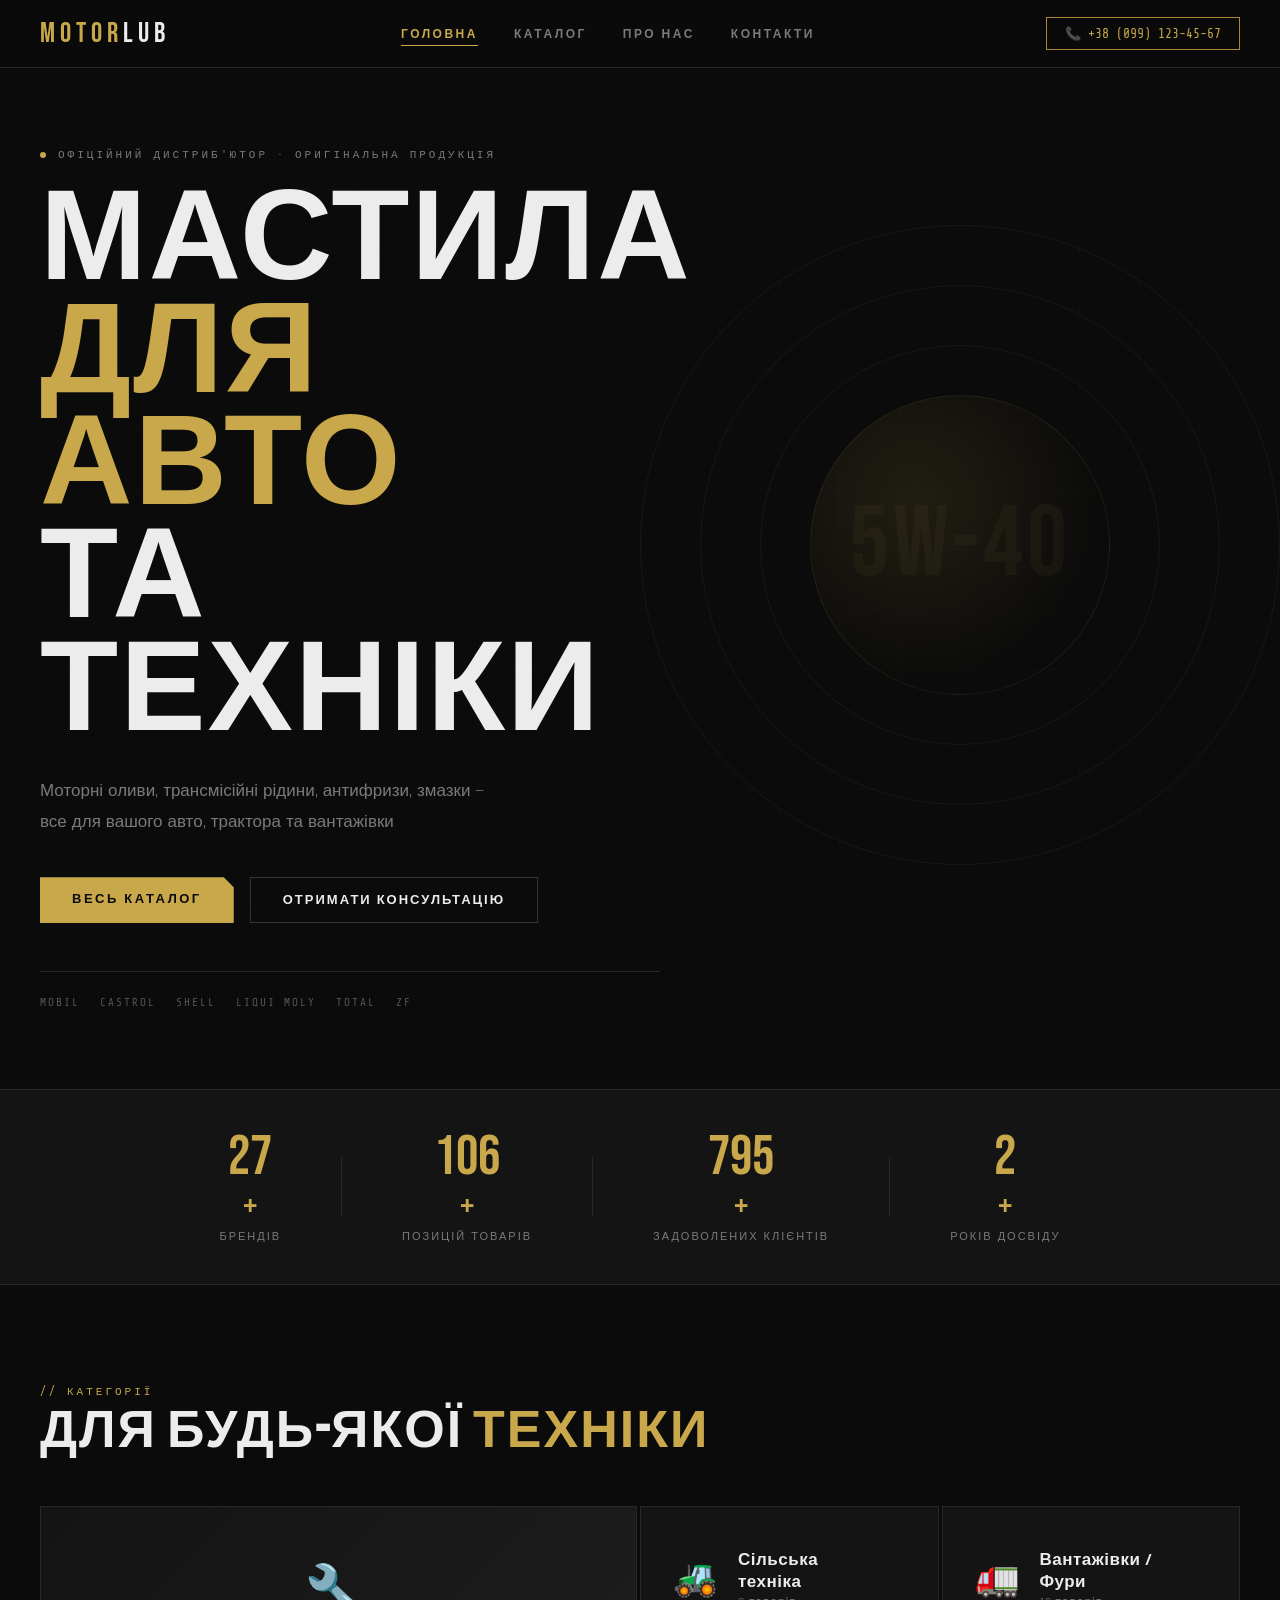
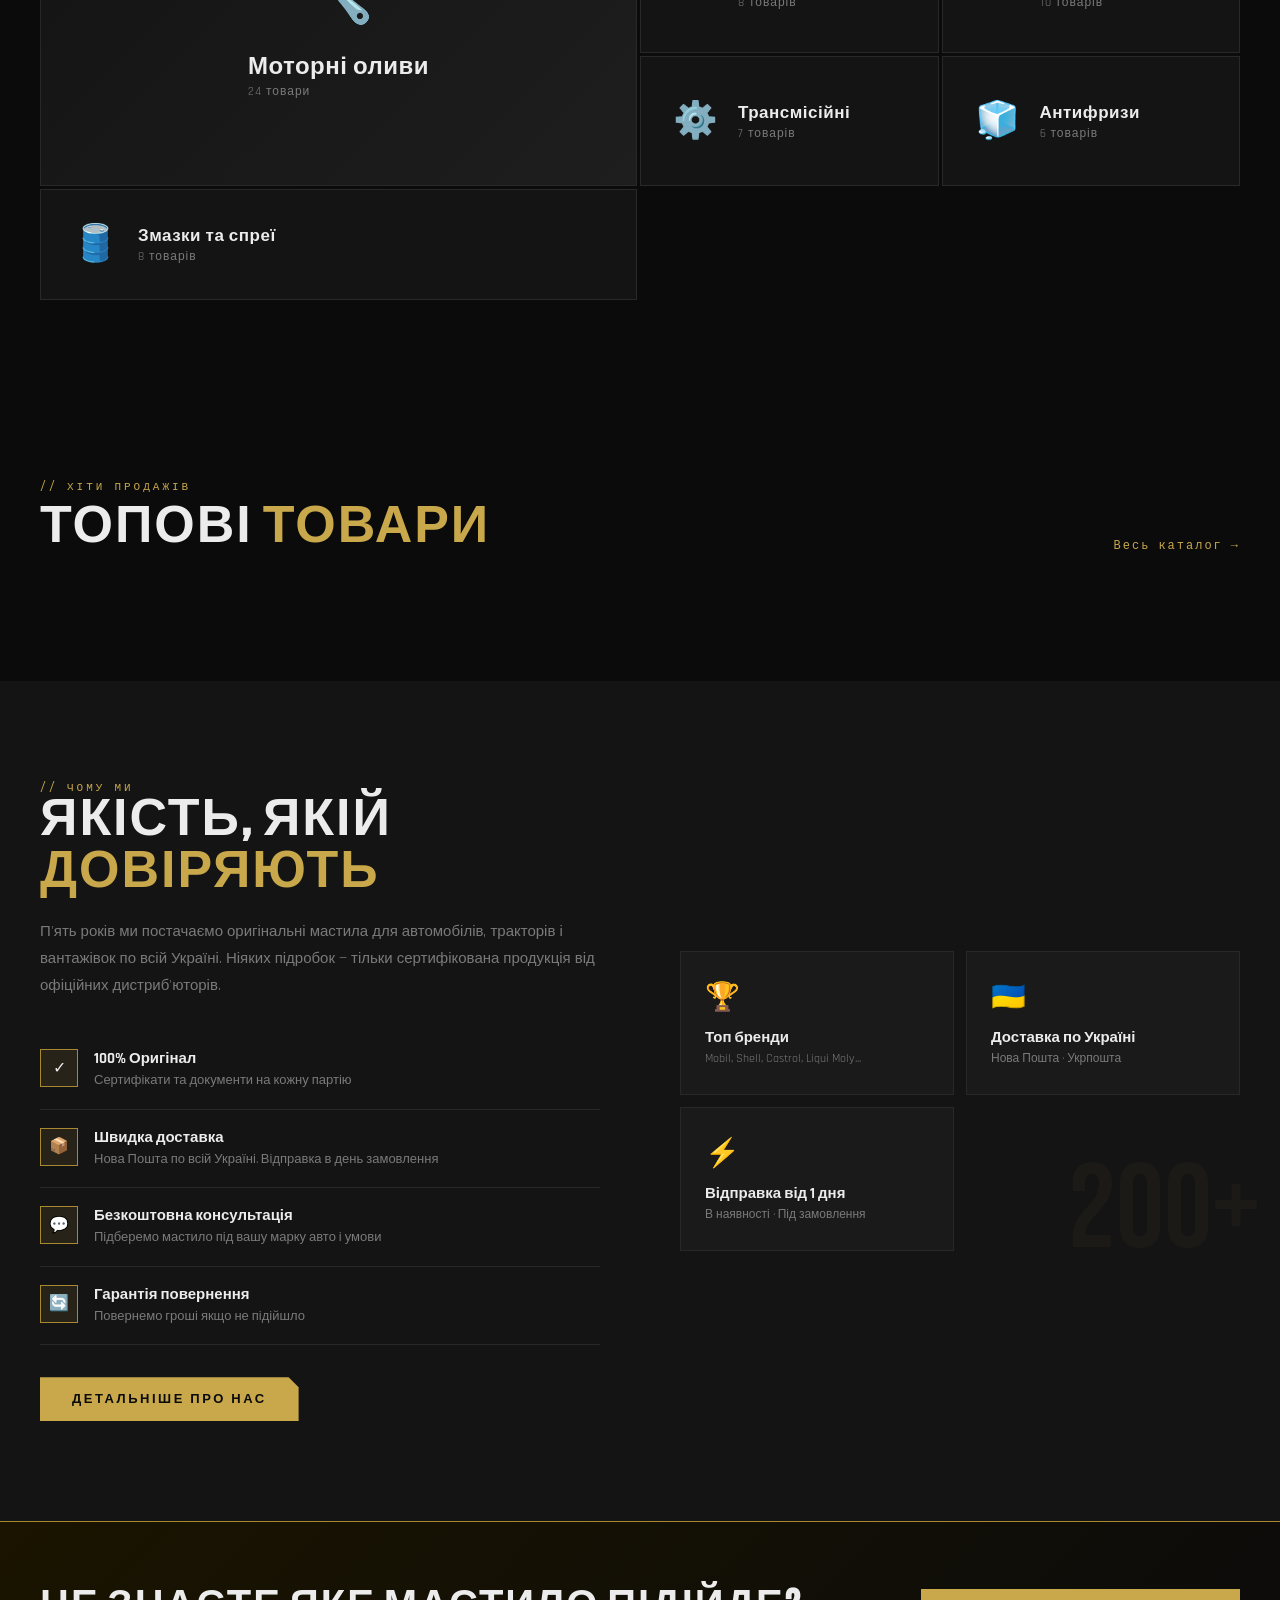
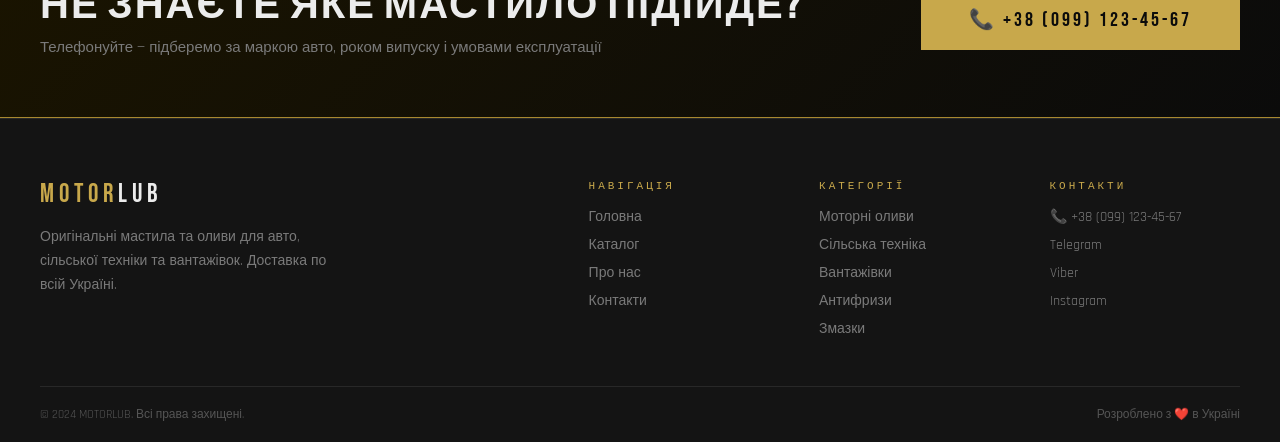
<file: index.html>
<!DOCTYPE html>
<html lang="uk">
<head>
<meta charset="UTF-8">
<meta name="viewport" content="width=device-width, initial-scale=1.0">
<title>MOTORLUB — Мастила та оливи для авто і техніки</title>
<link rel="preconnect" href="https://fonts.googleapis.com">
<link href="https://fonts.googleapis.com/css2?family=Bebas+Neue&family=Rajdhani:wght@400;500;600;700&family=Share+Tech+Mono&display=swap" rel="stylesheet">
<link rel="stylesheet" href="style.css">
</head>
<body>

<!-- LOADER -->
<div id="loader">
  <div class="loader-logo">MOTOR<span>LUB</span></div>
  <div class="loader-bar"><div class="loader-fill"></div></div>
</div>

<!-- NAV -->
<nav id="navbar">
  <a href="index.html" class="logo">MOTOR<span>LUB</span></a>
  <ul class="nav-links">
    <li><a href="index.html" class="active">Головна</a></li>
    <li><a href="catalog.html">Каталог</a></li>
    <li><a href="about.html">Про нас</a></li>
    <li><a href="contacts.html">Контакти</a></li>
  </ul>
  <div class="nav-right">
    <a href="tel:+380991234567" class="nav-phone">
      <span class="phone-icon">📞</span> +38 (099) 123-45-67
    </a>
    <button class="burger" id="burger" onclick="toggleMenu()">
      <span></span><span></span><span></span>
    </button>
  </div>
</nav>

<!-- MOBILE MENU -->
<div class="mobile-menu" id="mobileMenu">
  <a href="index.html" onclick="toggleMenu()">Головна</a>
  <a href="catalog.html" onclick="toggleMenu()">Каталог</a>
  <a href="about.html" onclick="toggleMenu()">Про нас</a>
  <a href="contacts.html" onclick="toggleMenu()">Контакти</a>
  <a href="tel:+380991234567" class="mm-phone">📞 +38 (099) 123-45-67</a>
</div>

<!-- HERO -->
<section class="hero">
  <div class="hero-grid-bg"></div>
  <div class="hero-content">
    <div class="hero-eyebrow">
      <span class="eyebrow-dot"></span>
      ОФІЦІЙНИЙ ДИСТРИБ'ЮТОР · ОРИГІНАЛЬНА ПРОДУКЦІЯ
    </div>
    <h1 class="hero-title">
      МАСТИЛА<br>
      <span class="gold-text">ДЛЯ АВТО</span><br>
      ТА ТЕХНІКИ
    </h1>
    <p class="hero-subtitle">
      Моторні оливи, трансмісійні рідини, антифризи, змазки —<br>
      все для вашого авто, трактора та вантажівки
    </p>
    <div class="hero-actions">
      <a href="catalog.html" class="btn-gold">Весь каталог</a>
      <a href="contacts.html" class="btn-ghost">Отримати консультацію</a>
    </div>
    <div class="hero-brands">
      <span>Mobil</span>
      <span>Castrol</span>
      <span>Shell</span>
      <span>Liqui Moly</span>
      <span>Total</span>
      <span>ZF</span>
    </div>
  </div>
  <div class="hero-visual">
    <div class="hero-oil-drop"></div>
    <div class="hero-circle c1"></div>
    <div class="hero-circle c2"></div>
    <div class="hero-circle c3"></div>
    <div class="viscosity-label">5W-40</div>
  </div>
</section>

<!-- STATS BAR -->
<div class="stats-bar">
  <div class="stat-item">
    <div class="stat-num" data-target="50">0</div>
    <div class="stat-plus">+</div>
    <div class="stat-lbl">Брендів</div>
  </div>
  <div class="stat-divider"></div>
  <div class="stat-item">
    <div class="stat-num" data-target="200">0</div>
    <div class="stat-plus">+</div>
    <div class="stat-lbl">Позицій товарів</div>
  </div>
  <div class="stat-divider"></div>
  <div class="stat-item">
    <div class="stat-num" data-target="1500">0</div>
    <div class="stat-plus">+</div>
    <div class="stat-lbl">Задоволених клієнтів</div>
  </div>
  <div class="stat-divider"></div>
  <div class="stat-item">
    <div class="stat-num" data-target="5">0</div>
    <div class="stat-plus">+</div>
    <div class="stat-lbl">Років досвіду</div>
  </div>
</div>

<!-- CATEGORIES -->
<section class="categories-section">
  <div class="container">
    <div class="section-head fade-up">
      <div class="section-eyebrow">// категорії</div>
      <h2>ДЛЯ БУДЬ-ЯКОЇ <span class="gold-text">ТЕХНІКИ</span></h2>
    </div>
    <div class="categories-grid fade-up">
      <a href="catalog.html?cat=motor" class="cat-card cat-featured">
        <div class="cat-icon">🔧</div>
        <div class="cat-info">
          <div class="cat-name">Моторні оливи</div>
          <div class="cat-count">24 товари</div>
        </div>
        <div class="cat-arrow">→</div>
      </a>
      <a href="catalog.html?cat=agro" class="cat-card">
        <div class="cat-icon">🚜</div>
        <div class="cat-info">
          <div class="cat-name">Сільська техніка</div>
          <div class="cat-count">8 товарів</div>
        </div>
        <div class="cat-arrow">→</div>
      </a>
      <a href="catalog.html?cat=truck" class="cat-card">
        <div class="cat-icon">🚛</div>
        <div class="cat-info">
          <div class="cat-name">Вантажівки / Фури</div>
          <div class="cat-count">10 товарів</div>
        </div>
        <div class="cat-arrow">→</div>
      </a>
      <a href="catalog.html?cat=trans" class="cat-card">
        <div class="cat-icon">⚙️</div>
        <div class="cat-info">
          <div class="cat-name">Трансмісійні</div>
          <div class="cat-count">7 товарів</div>
        </div>
        <div class="cat-arrow">→</div>
      </a>
      <a href="catalog.html?cat=antifreeze" class="cat-card">
        <div class="cat-icon">🧊</div>
        <div class="cat-info">
          <div class="cat-name">Антифризи</div>
          <div class="cat-count">6 товарів</div>
        </div>
        <div class="cat-arrow">→</div>
      </a>
      <a href="catalog.html?cat=grease" class="cat-card">
        <div class="cat-icon">🛢️</div>
        <div class="cat-info">
          <div class="cat-name">Змазки та спреї</div>
          <div class="cat-count">8 товарів</div>
        </div>
        <div class="cat-arrow">→</div>
      </a>
    </div>
  </div>
</section>

<!-- FEATURED PRODUCTS -->
<section class="featured-section">
  <div class="container">
    <div class="section-head fade-up">
      <div class="section-eyebrow">// хіти продажів</div>
      <h2>ТОПОВІ <span class="gold-text">ТОВАРИ</span></h2>
      <a href="catalog.html" class="view-all-link">Весь каталог →</a>
    </div>
    <div class="products-grid fade-up" id="featuredGrid">
      <!-- JS insert -->
    </div>
  </div>
</section>

<!-- WHY US -->
<section class="why-section">
  <div class="container">
    <div class="why-grid fade-up">
      <div class="why-text">
        <div class="section-eyebrow">// чому ми</div>
        <h2>ЯКІСТЬ, ЯКІЙ <span class="gold-text">ДОВІРЯЮТЬ</span></h2>
        <p>П'ять років ми постачаємо оригінальні мастила для автомобілів, тракторів і вантажівок по всій Україні. Ніяких підробок — тільки сертифікована продукція від офіційних дистриб'юторів.</p>
        <div class="why-list">
          <div class="why-item">
            <div class="why-icon">✓</div>
            <div>
              <strong>100% Оригінал</strong>
              <p>Сертифікати та документи на кожну партію</p>
            </div>
          </div>
          <div class="why-item">
            <div class="why-icon">📦</div>
            <div>
              <strong>Швидка доставка</strong>
              <p>Нова Пошта по всій Україні. Відправка в день замовлення</p>
            </div>
          </div>
          <div class="why-item">
            <div class="why-icon">💬</div>
            <div>
              <strong>Безкоштовна консультація</strong>
              <p>Підберемо мастило під вашу марку авто і умови</p>
            </div>
          </div>
          <div class="why-item">
            <div class="why-icon">🔄</div>
            <div>
              <strong>Гарантія повернення</strong>
              <p>Повернемо гроші якщо не підійшло</p>
            </div>
          </div>
        </div>
        <a href="about.html" class="btn-gold" style="margin-top:32px;display:inline-block;">Детальніше про нас</a>
      </div>
      <div class="why-visual fade-up">
        <div class="why-card wc1">
          <div class="wc-icon">🏆</div>
          <div class="wc-title">Топ бренди</div>
          <div class="wc-sub">Mobil, Shell, Castrol, Liqui Moly...</div>
        </div>
        <div class="why-card wc2">
          <div class="wc-icon">🇺🇦</div>
          <div class="wc-title">Доставка по Україні</div>
          <div class="wc-sub">Нова Пошта · Укрпошта</div>
        </div>
        <div class="why-card wc3">
          <div class="wc-icon">⚡</div>
          <div class="wc-title">Відправка від 1 дня</div>
          <div class="wc-sub">В наявності · Під замовлення</div>
        </div>
        <div class="why-big-num">200+</div>
      </div>
    </div>
  </div>
</section>

<!-- CTA BANNER -->
<section class="cta-banner fade-up">
  <div class="cta-inner">
    <div class="cta-text">
      <h2>НЕ ЗНАЄТЕ ЯКЕ МАСТИЛО ПІДІЙДЕ?</h2>
      <p>Телефонуйте — підберемо за маркою авто, роком випуску і умовами експлуатації</p>
    </div>
    <a href="tel:+380991234567" class="btn-gold-lg">📞 +38 (099) 123-45-67</a>
  </div>
</section>

<!-- FOOTER -->
<footer>
  <div class="footer-top">
    <div class="footer-brand">
      <div class="footer-logo">MOTOR<span>LUB</span></div>
      <p>Оригінальні мастила та оливи для авто, сільської техніки та вантажівок. Доставка по всій Україні.</p>
    </div>
    <div class="footer-nav">
      <div class="fn-col">
        <div class="fn-title">Навігація</div>
        <a href="index.html">Головна</a>
        <a href="catalog.html">Каталог</a>
        <a href="about.html">Про нас</a>
        <a href="contacts.html">Контакти</a>
      </div>
      <div class="fn-col">
        <div class="fn-title">Категорії</div>
        <a href="catalog.html?cat=motor">Моторні оливи</a>
        <a href="catalog.html?cat=agro">Сільська техніка</a>
        <a href="catalog.html?cat=truck">Вантажівки</a>
        <a href="catalog.html?cat=antifreeze">Антифризи</a>
        <a href="catalog.html?cat=grease">Змазки</a>
      </div>
      <div class="fn-col">
        <div class="fn-title">Контакти</div>
        <a href="tel:+380991234567">📞 +38 (099) 123-45-67</a>
        <a href="#">Telegram</a>
        <a href="#">Viber</a>
        <a href="#">Instagram</a>
      </div>
    </div>
  </div>
  <div class="footer-bottom">
    <span>© 2024 MOTORLUB. Всі права захищені.</span>
    <span>Розроблено з ❤️ в Україні</span>
  </div>
</footer>

<!-- ORDER MODAL -->
<div class="modal-overlay" id="modal">
  <div class="modal-box">
    <button class="modal-close" onclick="closeModal()">✕</button>
    <div class="modal-header">
      <div class="modal-title">ЗАМОВЛЕННЯ</div>
      <div class="modal-subtitle" id="modalProduct">— товар —</div>
    </div>
    <div class="modal-body">
      <div class="modal-info-box">
        Для замовлення — зателефонуйте нам або напишіть у месенджер. Підтвердимо наявність і оформимо доставку.
      </div>
      <div class="modal-phone-wrap">
        <div class="mph-label">Телефон для замовлення:</div>
        <a href="tel:+380991234567" class="mph-number">+38 (099) 123-45-67</a>
      </div>
      <a href="tel:+380991234567" class="btn-call-modal">📞 ЗАТЕЛЕФОНУВАТИ І ЗАМОВИТИ</a>
      <div class="modal-messengers">
        <span>Або пишіть:</span>
        <a href="#">Telegram</a>
        <a href="#">Viber</a>
      </div>
    </div>
  </div>
</div>

<script src="products.js"></script>
<script src="main.js"></script>
<script>
  // Render featured products
  document.addEventListener('DOMContentLoaded', () => {
    const featured = PRODUCTS.filter(p => p.featured).slice(0, 6);
    const grid = document.getElementById('featuredGrid');
    grid.innerHTML = featured.map(p => productCard(p)).join('');
  });
</script>
</body>
</html>
</file>
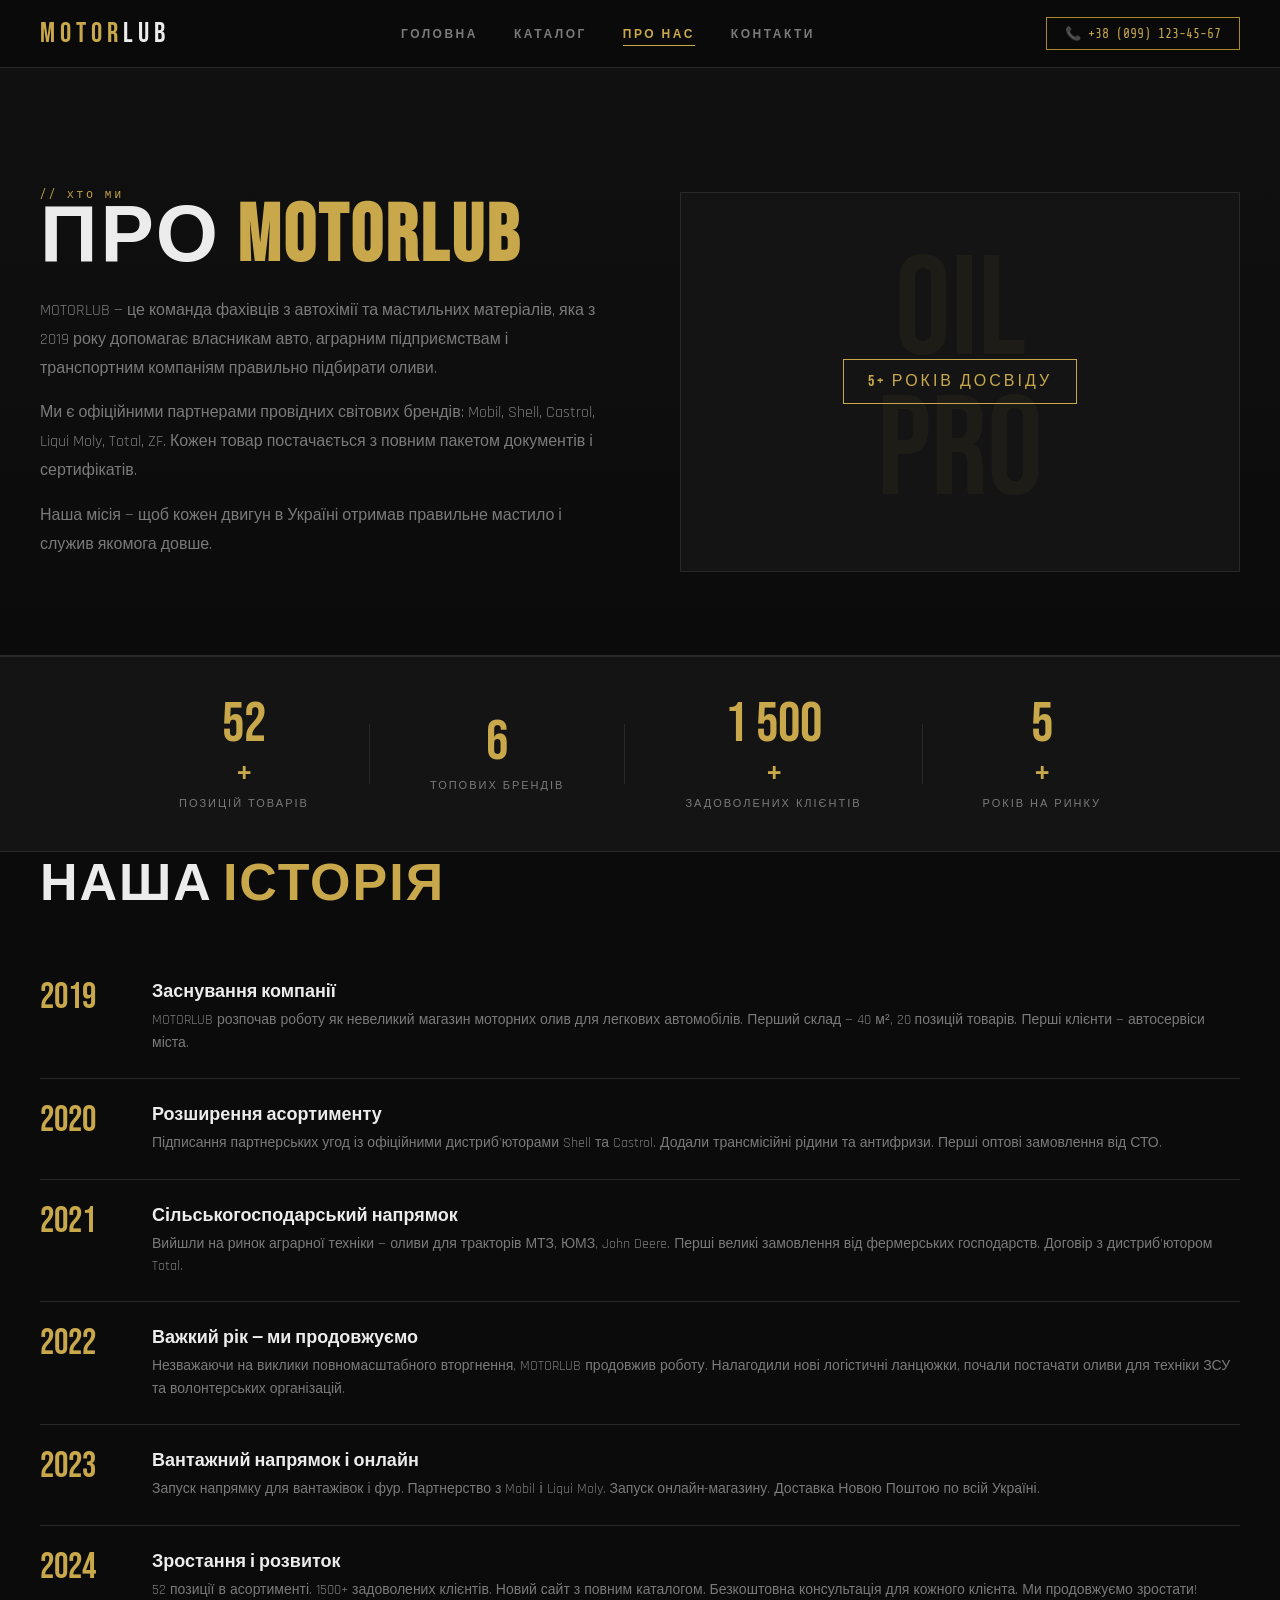
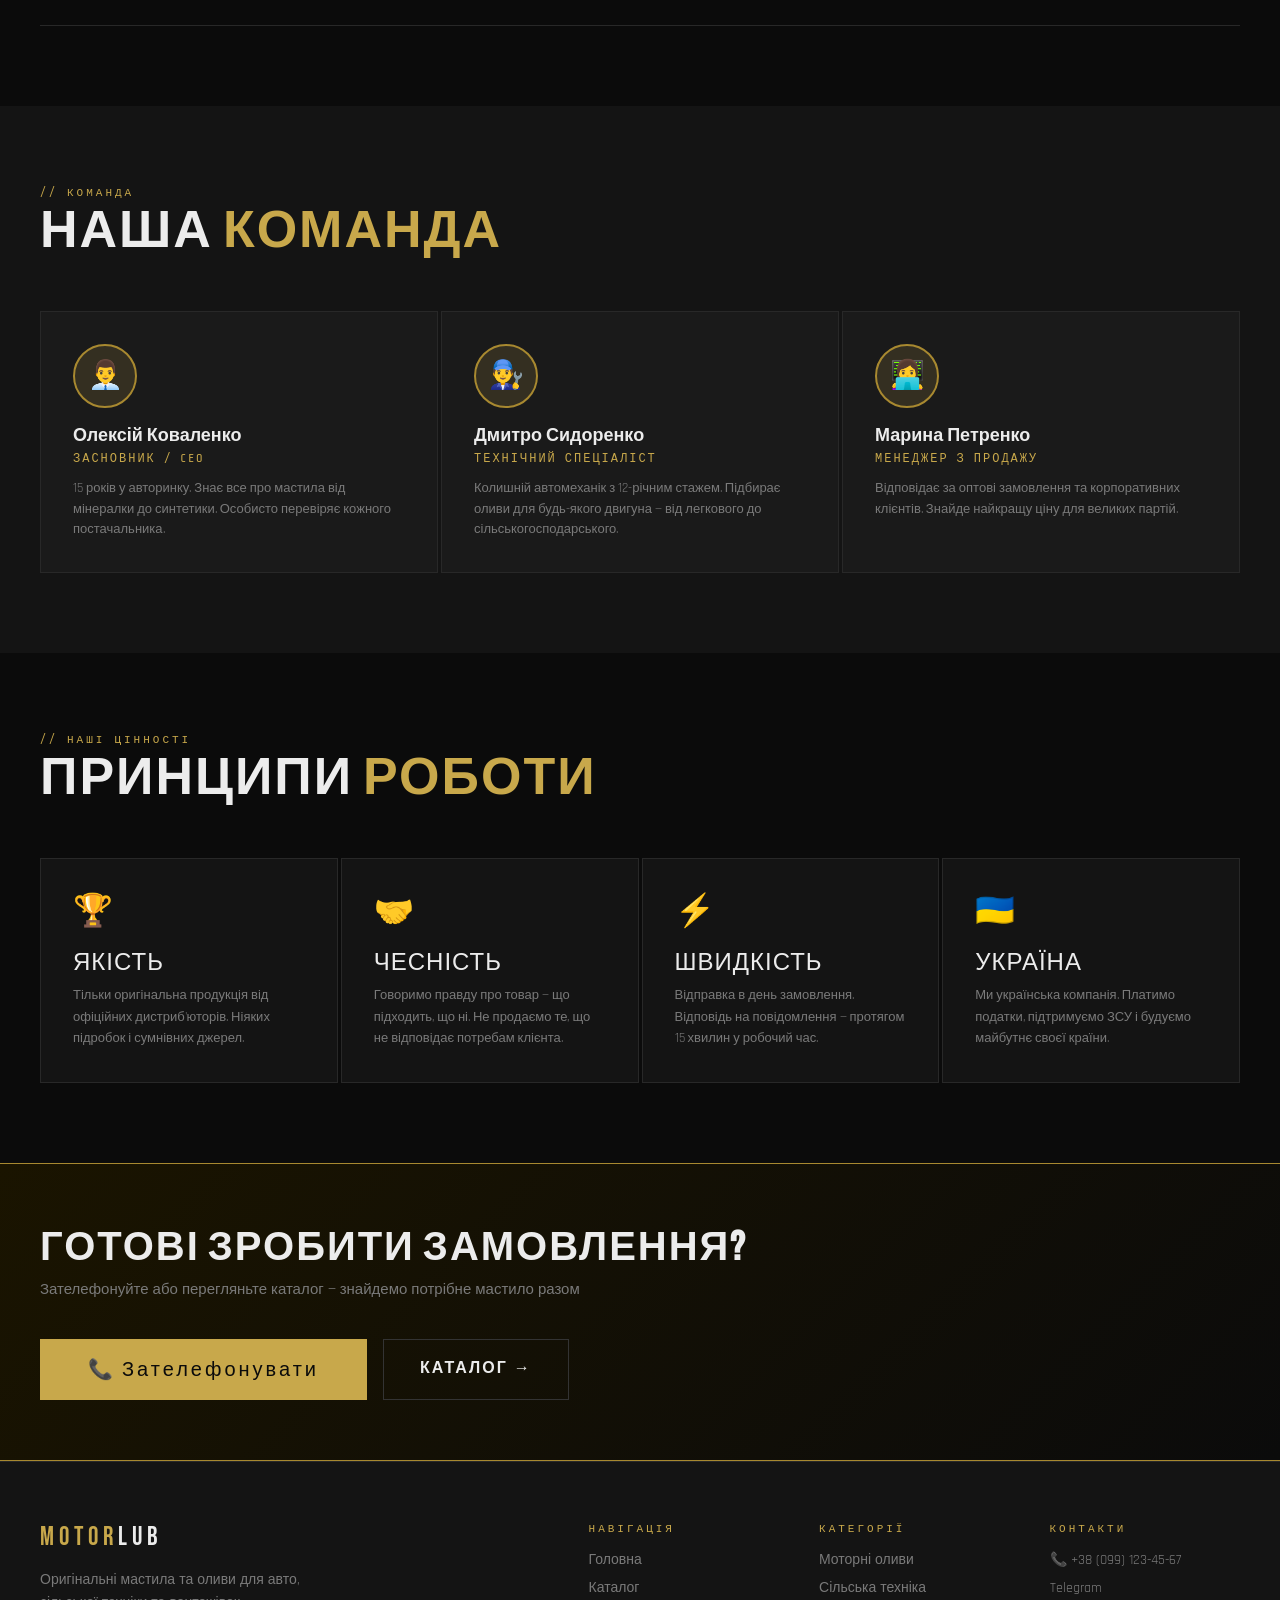
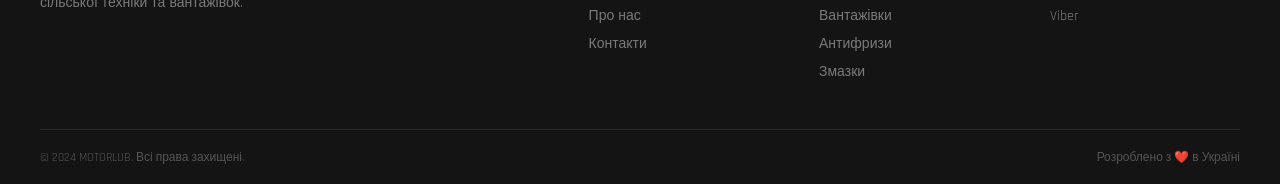
<file: about.html>
<!DOCTYPE html>
<html lang="uk">
<head>
<meta charset="UTF-8">
<meta name="viewport" content="width=device-width, initial-scale=1.0">
<title>Про нас — MOTORLUB</title>
<link rel="preconnect" href="https://fonts.googleapis.com">
<link href="https://fonts.googleapis.com/css2?family=Bebas+Neue&family=Rajdhani:wght@400;500;600;700&family=Share+Tech+Mono&display=swap" rel="stylesheet">
<link rel="stylesheet" href="style.css">
</head>
<body>

<!-- LOADER -->
<div id="loader">
  <div class="loader-logo">MOTOR<span>LUB</span></div>
  <div class="loader-bar"><div class="loader-fill"></div></div>
</div>

<!-- NAV -->
<nav id="navbar">
  <a href="index.html" class="logo">MOTOR<span>LUB</span></a>
  <ul class="nav-links">
    <li><a href="index.html">Головна</a></li>
    <li><a href="catalog.html">Каталог</a></li>
    <li><a href="about.html" class="active">Про нас</a></li>
    <li><a href="contacts.html">Контакти</a></li>
  </ul>
  <div class="nav-right">
    <a href="tel:+380991234567" class="nav-phone">📞 +38 (099) 123-45-67</a>
    <button class="burger" id="burger" onclick="toggleMenu()">
      <span></span><span></span><span></span>
    </button>
  </div>
</nav>

<!-- MOBILE MENU -->
<div class="mobile-menu" id="mobileMenu">
  <a href="index.html" onclick="toggleMenu()">Головна</a>
  <a href="catalog.html" onclick="toggleMenu()">Каталог</a>
  <a href="about.html" onclick="toggleMenu()">Про нас</a>
  <a href="contacts.html" onclick="toggleMenu()">Контакти</a>
  <a href="tel:+380991234567" class="mm-phone">📞 +38 (099) 123-45-67</a>
</div>

<!-- ABOUT HERO -->
<div style="padding-top:68px; border-bottom:1px solid var(--border); background:linear-gradient(180deg,#111 0%,var(--bg) 100%);">
  <div class="about-hero">
    <div class="about-hero-text fade-up">
      <div class="section-eyebrow">// хто ми</div>
      <h1>ПРО <span class="gold-text">MOTORLUB</span></h1>
      <p>MOTORLUB — це команда фахівців з автохімії та мастильних матеріалів, яка з 2019 року допомагає власникам авто, аграрним підприємствам і транспортним компаніям правильно підбирати оливи.</p>
      <p>Ми є офіційними партнерами провідних світових брендів: Mobil, Shell, Castrol, Liqui Moly, Total, ZF. Кожен товар постачається з повним пакетом документів і сертифікатів.</p>
      <p>Наша місія — щоб кожен двигун в Україні отримав правильне мастило і служив якомога довше.</p>
    </div>
    <div class="about-hero-visual fade-up">
      <div class="ahv-big">OIL<br>PRO</div>
      <div class="ahv-badge">5+ РОКІВ ДОСВІДУ</div>
    </div>
  </div>
</div>

<!-- STATS -->
<div class="stats-bar">
  <div class="stat-item">
    <div class="stat-num" data-target="52">0</div>
    <div class="stat-plus">+</div>
    <div class="stat-lbl">Позицій товарів</div>
  </div>
  <div class="stat-divider"></div>
  <div class="stat-item">
    <div class="stat-num" data-target="6">0</div>
    <div class="stat-plus"></div>
    <div class="stat-lbl">Топових брендів</div>
  </div>
  <div class="stat-divider"></div>
  <div class="stat-item">
    <div class="stat-num" data-target="1500">0</div>
    <div class="stat-plus">+</div>
    <div class="stat-lbl">Задоволених клієнтів</div>
  </div>
  <div class="stat-divider"></div>
  <div class="stat-item">
    <div class="stat-num" data-target="5">0</div>
    <div class="stat-plus">+</div>
    <div class="stat-lbl">Років на ринку</div>
  </div>
</div>

<!-- TIMELINE -->
<div class="about-timeline">
  <h2 class="at-title fade-up">НАША <span class="gold-text">ІСТОРІЯ</span></h2>
  <div class="at-items">
    <div class="at-item fade-up">
      <div class="at-year">2019</div>
      <div class="at-content">
        <h3>Заснування компанії</h3>
        <p>MOTORLUB розпочав роботу як невеликий магазин моторних олив для легкових автомобілів. Перший склад — 40 м², 20 позицій товарів. Перші клієнти — автосервіси міста.</p>
      </div>
    </div>
    <div class="at-item fade-up">
      <div class="at-year">2020</div>
      <div class="at-content">
        <h3>Розширення асортименту</h3>
        <p>Підписання партнерських угод із офіційними дистриб'юторами Shell та Castrol. Додали трансмісійні рідини та антифризи. Перші оптові замовлення від СТО.</p>
      </div>
    </div>
    <div class="at-item fade-up">
      <div class="at-year">2021</div>
      <div class="at-content">
        <h3>Сільськогосподарський напрямок</h3>
        <p>Вийшли на ринок аграрної техніки — оливи для тракторів МТЗ, ЮМЗ, John Deere. Перші великі замовлення від фермерських господарств. Договір з дистриб'ютором Total.</p>
      </div>
    </div>
    <div class="at-item fade-up">
      <div class="at-year">2022</div>
      <div class="at-content">
        <h3>Важкий рік — ми продовжуємо</h3>
        <p>Незважаючи на виклики повномасштабного вторгнення, MOTORLUB продовжив роботу. Налагодили нові логістичні ланцюжки, почали постачати оливи для техніки ЗСУ та волонтерських організацій.</p>
      </div>
    </div>
    <div class="at-item fade-up">
      <div class="at-year">2023</div>
      <div class="at-content">
        <h3>Вантажний напрямок і онлайн</h3>
        <p>Запуск напрямку для вантажівок і фур. Партнерство з Mobil і Liqui Moly. Запуск онлайн-магазину. Доставка Новою Поштою по всій Україні.</p>
      </div>
    </div>
    <div class="at-item fade-up">
      <div class="at-year">2024</div>
      <div class="at-content">
        <h3>Зростання і розвиток</h3>
        <p>52 позиції в асортименті. 1500+ задоволених клієнтів. Новий сайт з повним каталогом. Безкоштовна консультація для кожного клієнта. Ми продовжуємо зростати!</p>
      </div>
    </div>
  </div>
</div>

<!-- TEAM -->
<div class="about-team">
  <div class="about-team-inner">
    <div class="section-eyebrow fade-up">// команда</div>
    <h2 class="fade-up" style="font-family:'Bebas Neue',sans-serif;font-size:52px;letter-spacing:2px;margin-bottom:0;">НАША <span class="gold-text">КОМАНДА</span></h2>
    <div class="team-grid">
      <div class="team-card fade-up">
        <div class="tc-avatar">👨‍💼</div>
        <div class="tc-name">Олексій Коваленко</div>
        <div class="tc-role">Засновник / CEO</div>
        <div class="tc-desc">15 років у авторинку. Знає все про мастила від мінералки до синтетики. Особисто перевіряє кожного постачальника.</div>
      </div>
      <div class="team-card fade-up">
        <div class="tc-avatar">👨‍🔧</div>
        <div class="tc-name">Дмитро Сидоренко</div>
        <div class="tc-role">Технічний спеціаліст</div>
        <div class="tc-desc">Колишній автомеханік з 12-річним стажем. Підбирає оливи для будь-якого двигуна — від легкового до сільськогосподарського.</div>
      </div>
      <div class="team-card fade-up">
        <div class="tc-avatar">👩‍💻</div>
        <div class="tc-name">Марина Петренко</div>
        <div class="tc-role">Менеджер з продажу</div>
        <div class="tc-desc">Відповідає за оптові замовлення та корпоративних клієнтів. Знайде найкращу ціну для великих партій.</div>
      </div>
    </div>
  </div>
</div>

<!-- VALUES -->
<div class="about-values">
  <div class="section-eyebrow fade-up">// наші цінності</div>
  <h2 class="fade-up" style="font-family:'Bebas Neue',sans-serif;font-size:52px;letter-spacing:2px;margin-bottom:0;">ПРИНЦИПИ <span class="gold-text">РОБОТИ</span></h2>
  <div class="values-grid">
    <div class="val-card fade-up">
      <div class="val-icon">🏆</div>
      <div class="val-name">ЯКІСТЬ</div>
      <div class="val-desc">Тільки оригінальна продукція від офіційних дистриб'юторів. Ніяких підробок і сумнівних джерел.</div>
    </div>
    <div class="val-card fade-up">
      <div class="val-icon">🤝</div>
      <div class="val-name">ЧЕСНІСТЬ</div>
      <div class="val-desc">Говоримо правду про товар — що підходить, що ні. Не продаємо те, що не відповідає потребам клієнта.</div>
    </div>
    <div class="val-card fade-up">
      <div class="val-icon">⚡</div>
      <div class="val-name">ШВИДКІСТЬ</div>
      <div class="val-desc">Відправка в день замовлення. Відповідь на повідомлення — протягом 15 хвилин у робочий час.</div>
    </div>
    <div class="val-card fade-up">
      <div class="val-icon">🇺🇦</div>
      <div class="val-name">УКРАЇНА</div>
      <div class="val-desc">Ми українська компанія. Платимо податки, підтримуємо ЗСУ і будуємо майбутнє своєї країни.</div>
    </div>
  </div>
</div>

<!-- CTA BANNER -->
<section class="cta-banner fade-up">
  <div class="cta-inner">
    <div class="cta-text">
      <h2>ГОТОВІ ЗРОБИТИ ЗАМОВЛЕННЯ?</h2>
      <p>Зателефонуйте або перегляньте каталог — знайдемо потрібне мастило разом</p>
    </div>
    <div style="display:flex;gap:16px;flex-wrap:wrap;">
      <a href="tel:+380991234567" class="btn-gold-lg">📞 Зателефонувати</a>
      <a href="catalog.html" class="btn-ghost" style="padding:18px 36px;font-size:16px;">Каталог →</a>
    </div>
  </div>
</section>

<!-- FOOTER -->
<footer>
  <div class="footer-top">
    <div class="footer-brand">
      <div class="footer-logo">MOTOR<span>LUB</span></div>
      <p>Оригінальні мастила та оливи для авто, сільської техніки та вантажівок.</p>
    </div>
    <div class="footer-nav">
      <div class="fn-col">
        <div class="fn-title">Навігація</div>
        <a href="index.html">Головна</a>
        <a href="catalog.html">Каталог</a>
        <a href="about.html">Про нас</a>
        <a href="contacts.html">Контакти</a>
      </div>
      <div class="fn-col">
        <div class="fn-title">Категорії</div>
        <a href="catalog.html?cat=motor">Моторні оливи</a>
        <a href="catalog.html?cat=agro">Сільська техніка</a>
        <a href="catalog.html?cat=truck">Вантажівки</a>
        <a href="catalog.html?cat=antifreeze">Антифризи</a>
        <a href="catalog.html?cat=grease">Змазки</a>
      </div>
      <div class="fn-col">
        <div class="fn-title">Контакти</div>
        <a href="tel:+380991234567">📞 +38 (099) 123-45-67</a>
        <a href="#">Telegram</a>
        <a href="#">Viber</a>
      </div>
    </div>
  </div>
  <div class="footer-bottom">
    <span>© 2024 MOTORLUB. Всі права захищені.</span>
    <span>Розроблено з ❤️ в Україні</span>
  </div>
</footer>

<script src="products.js"></script>
<script src="main.js"></script>
</body>
</html>
</file>
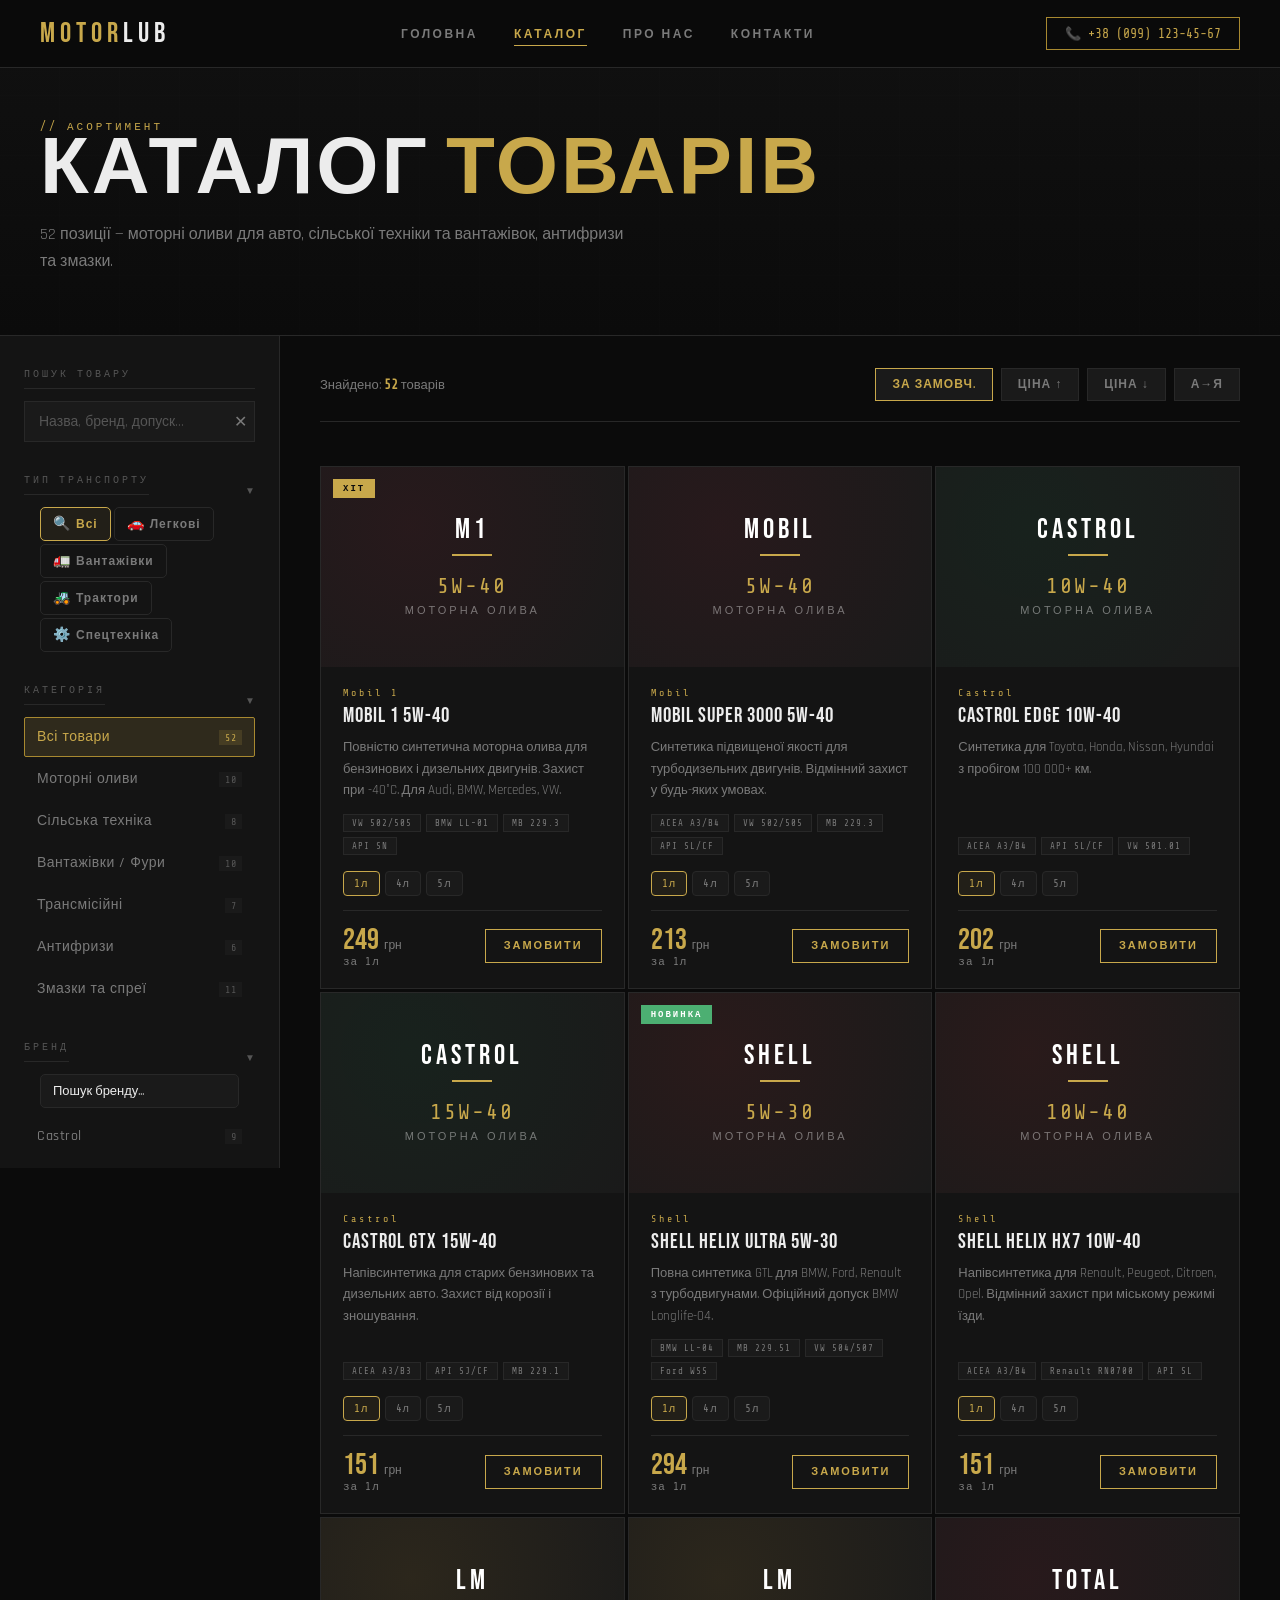
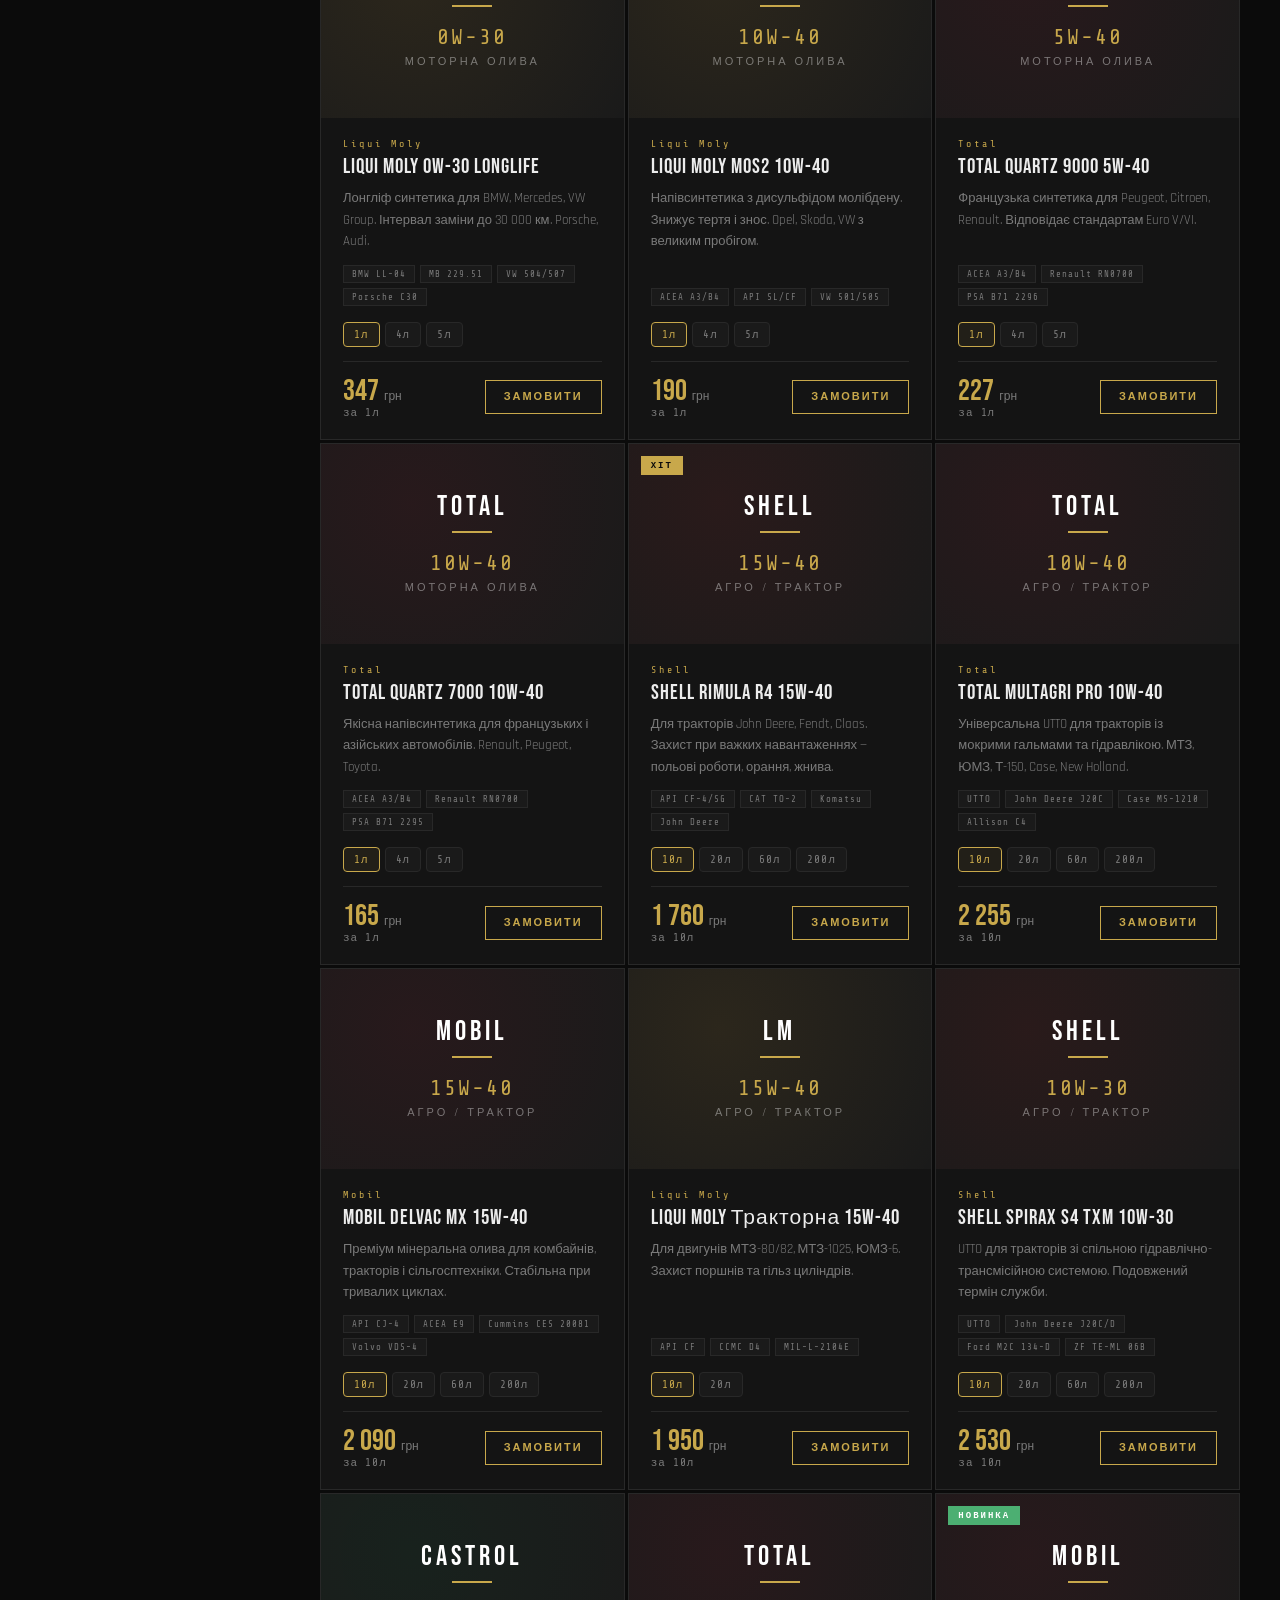
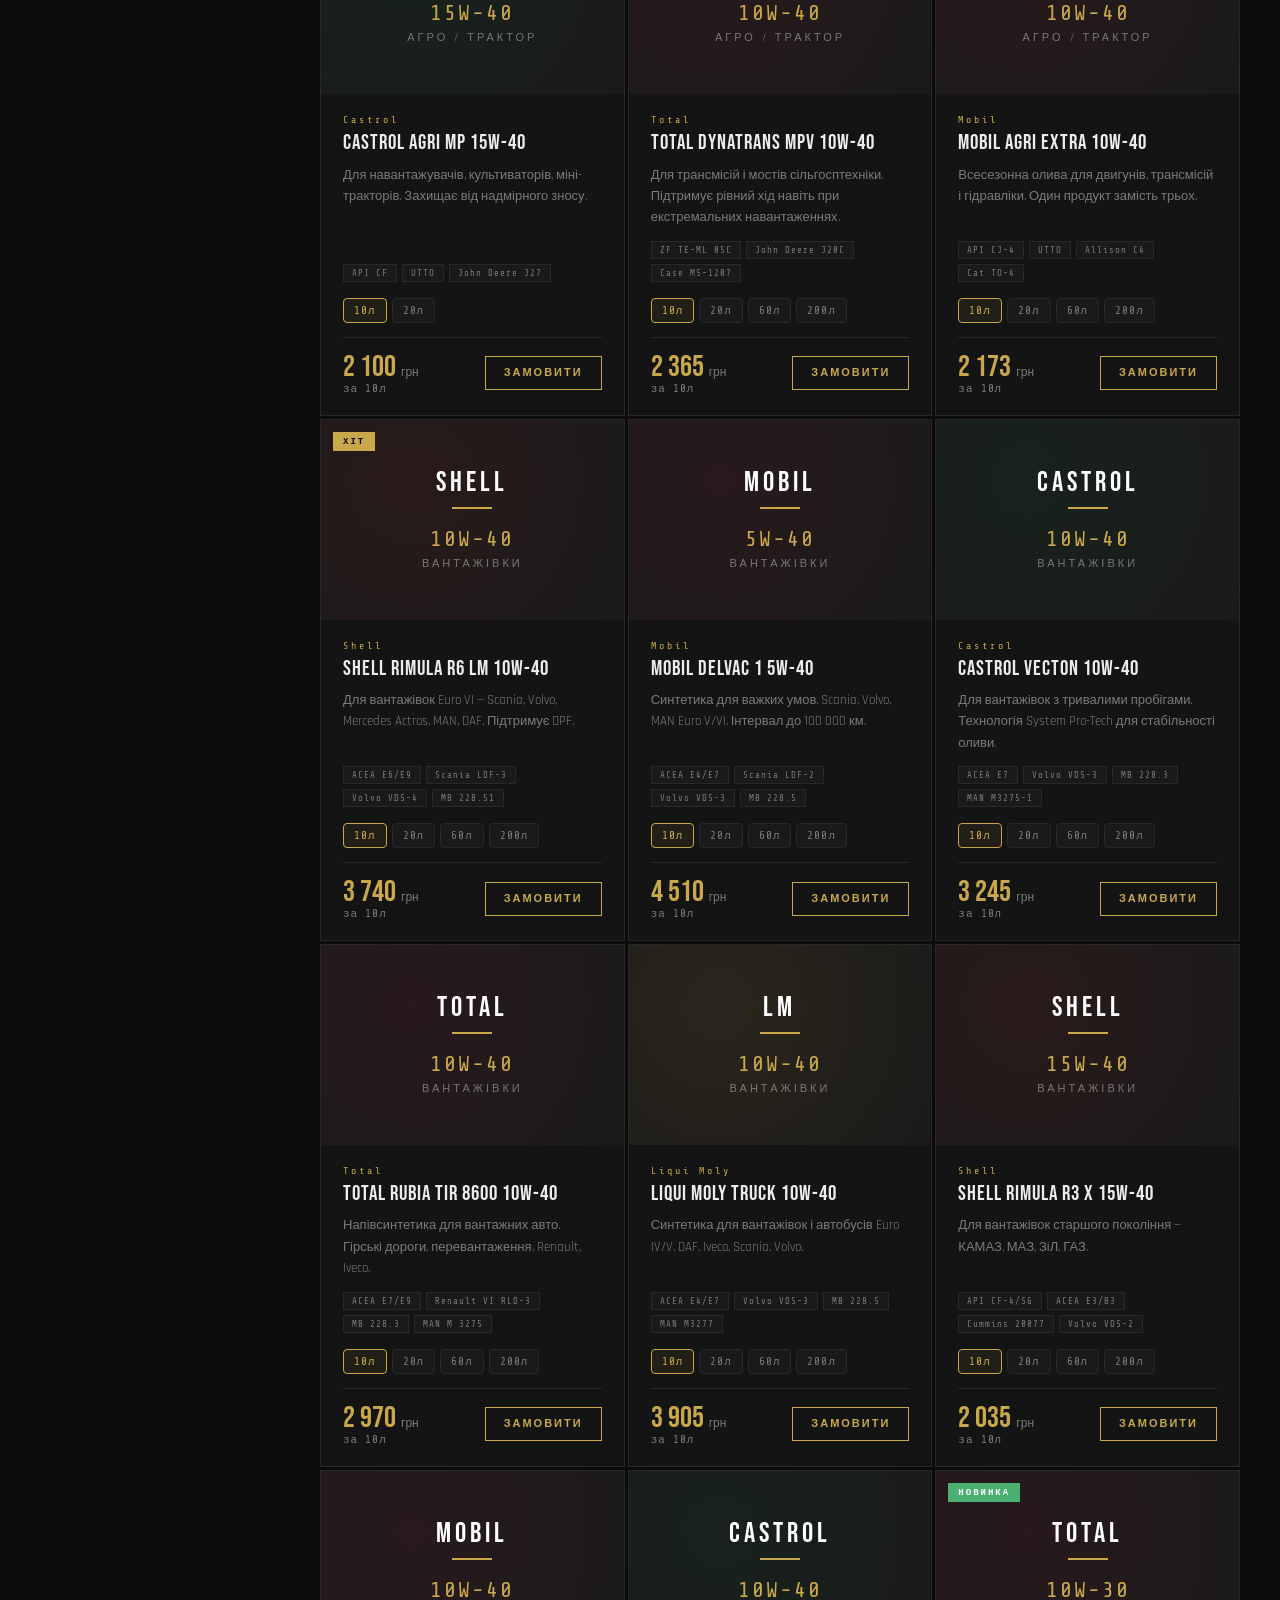
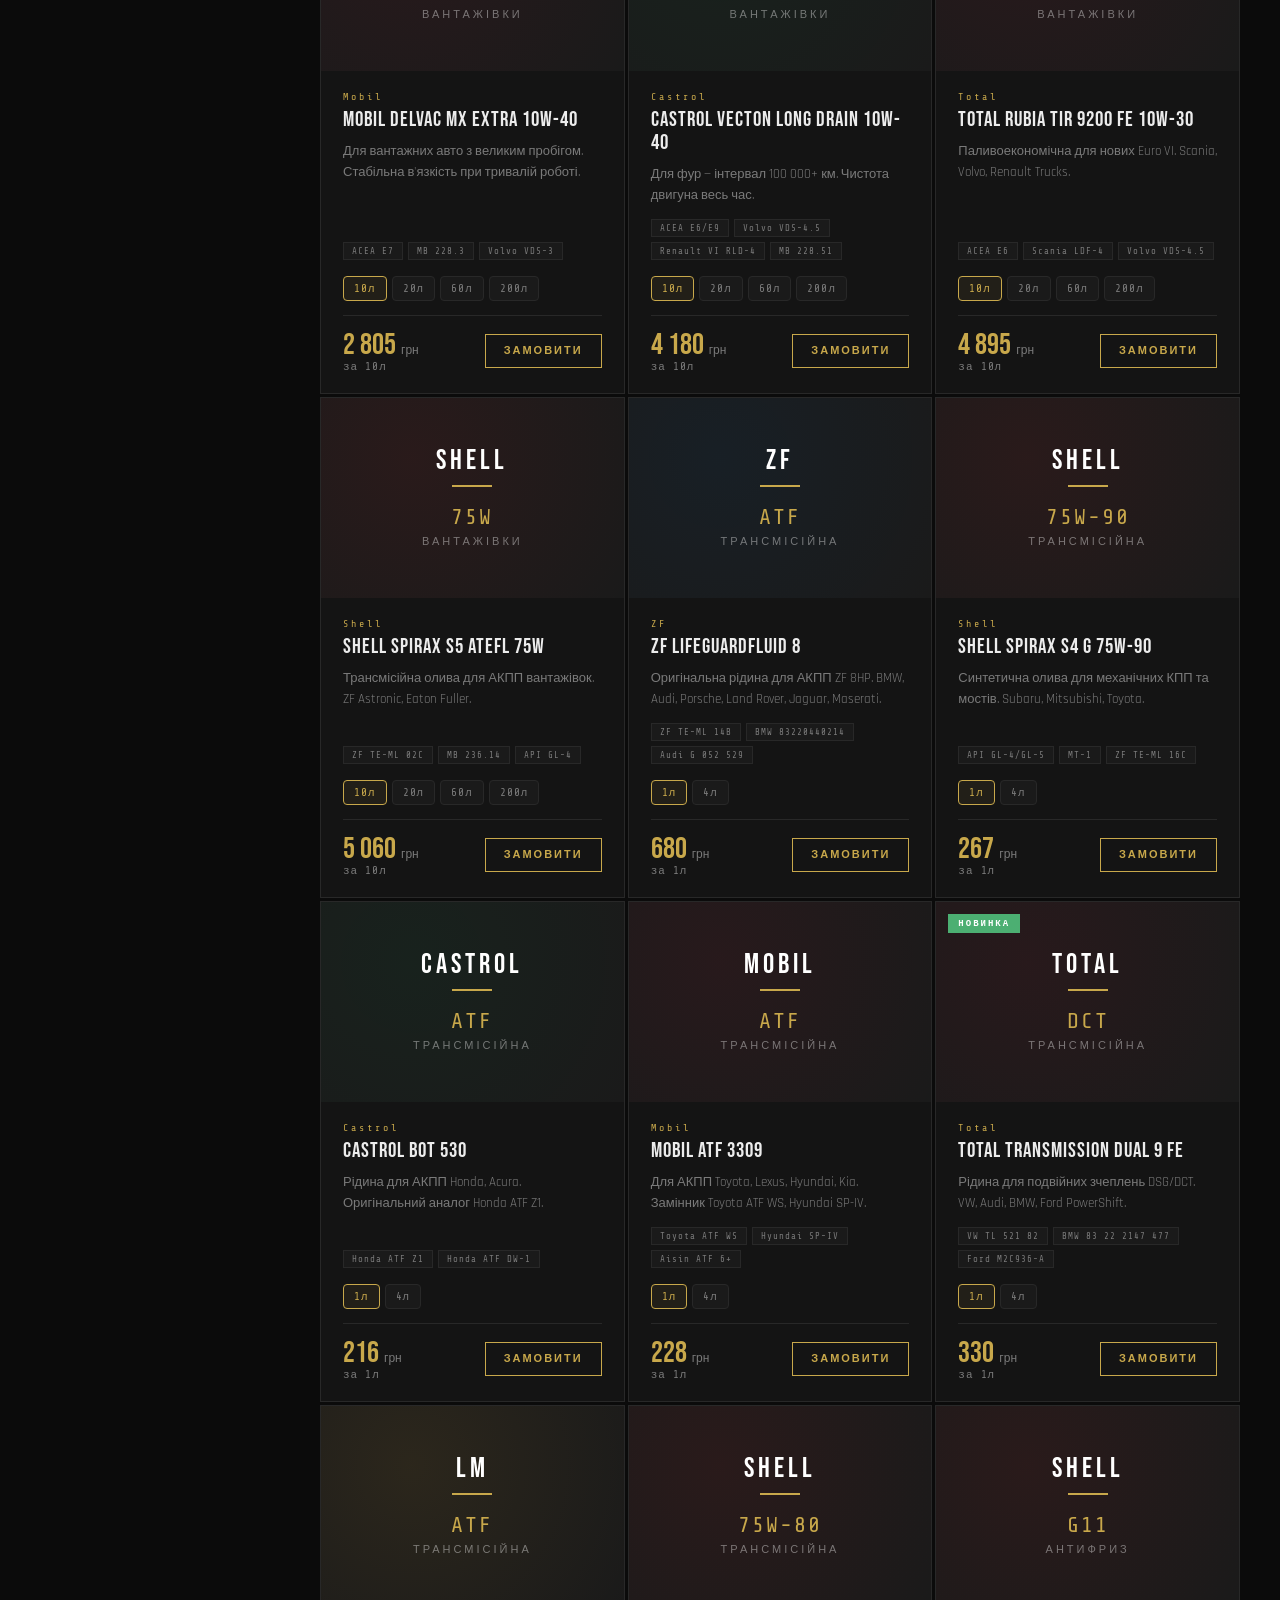
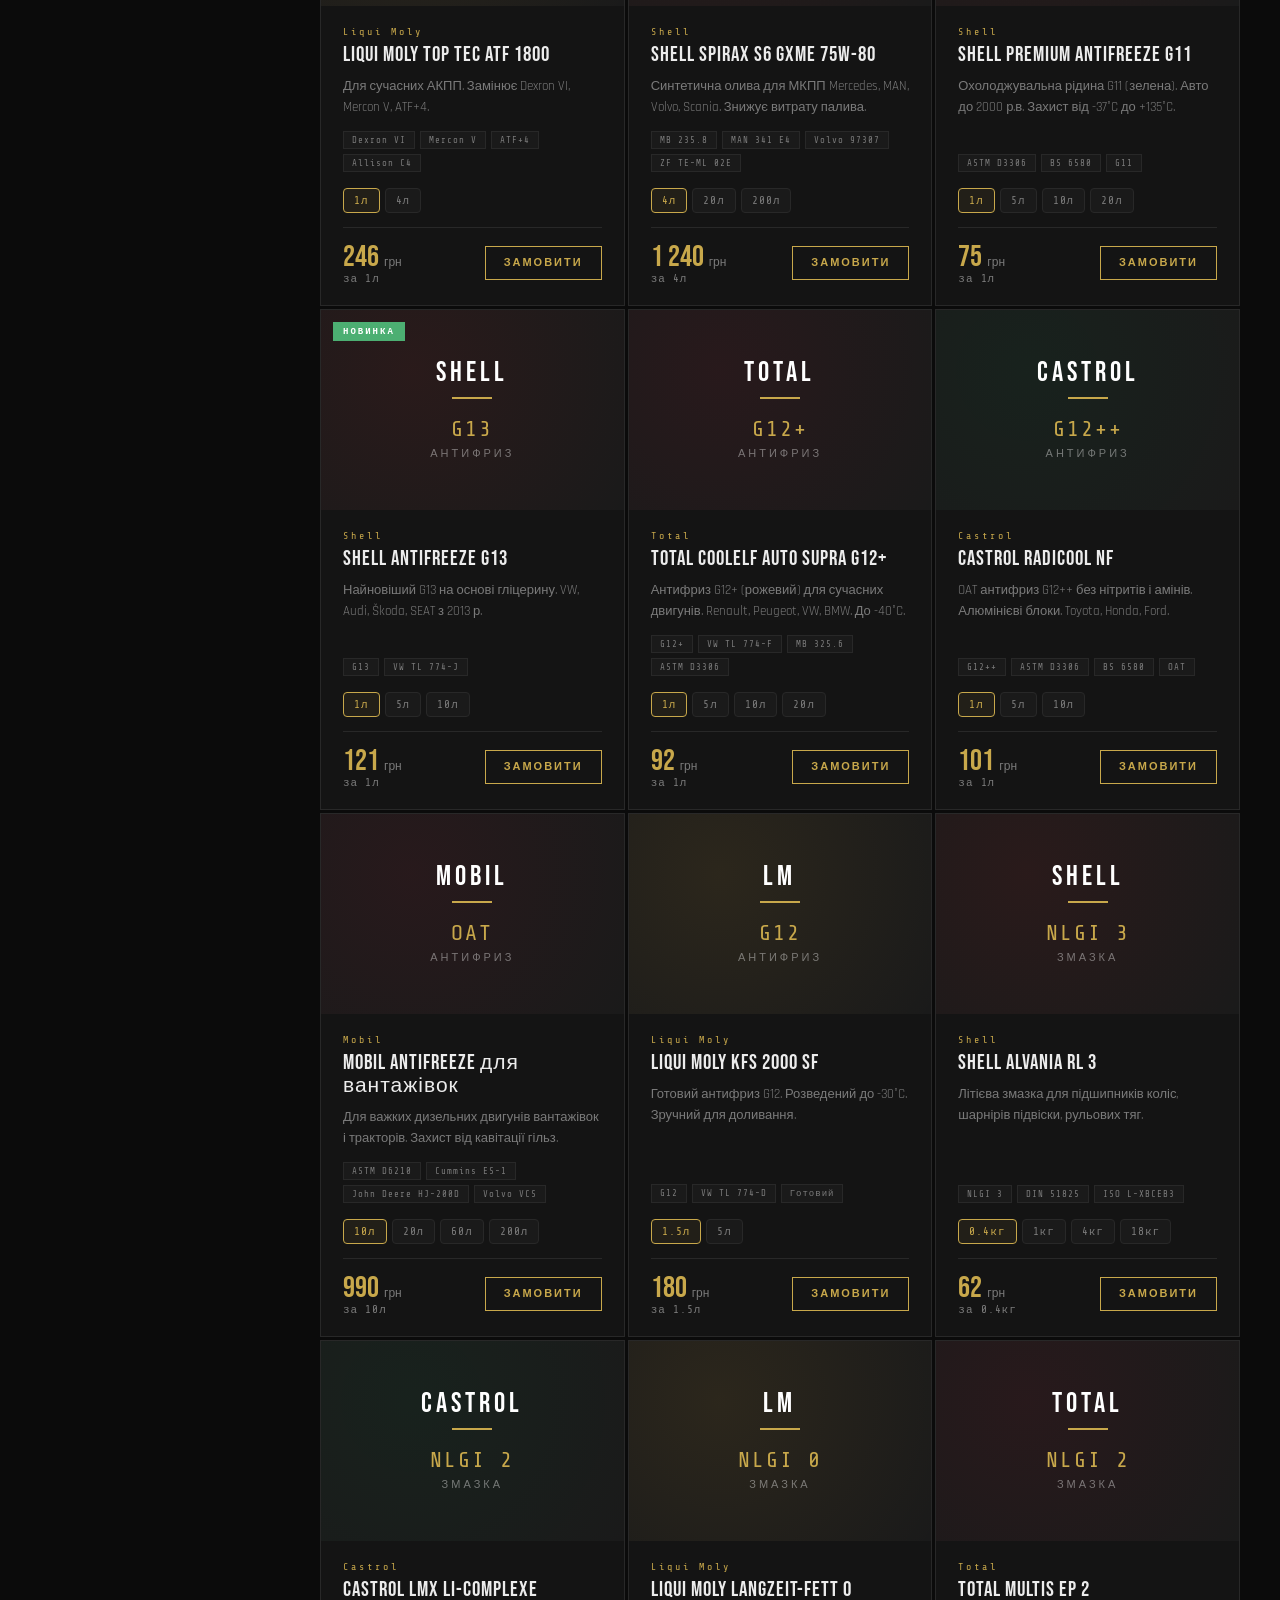
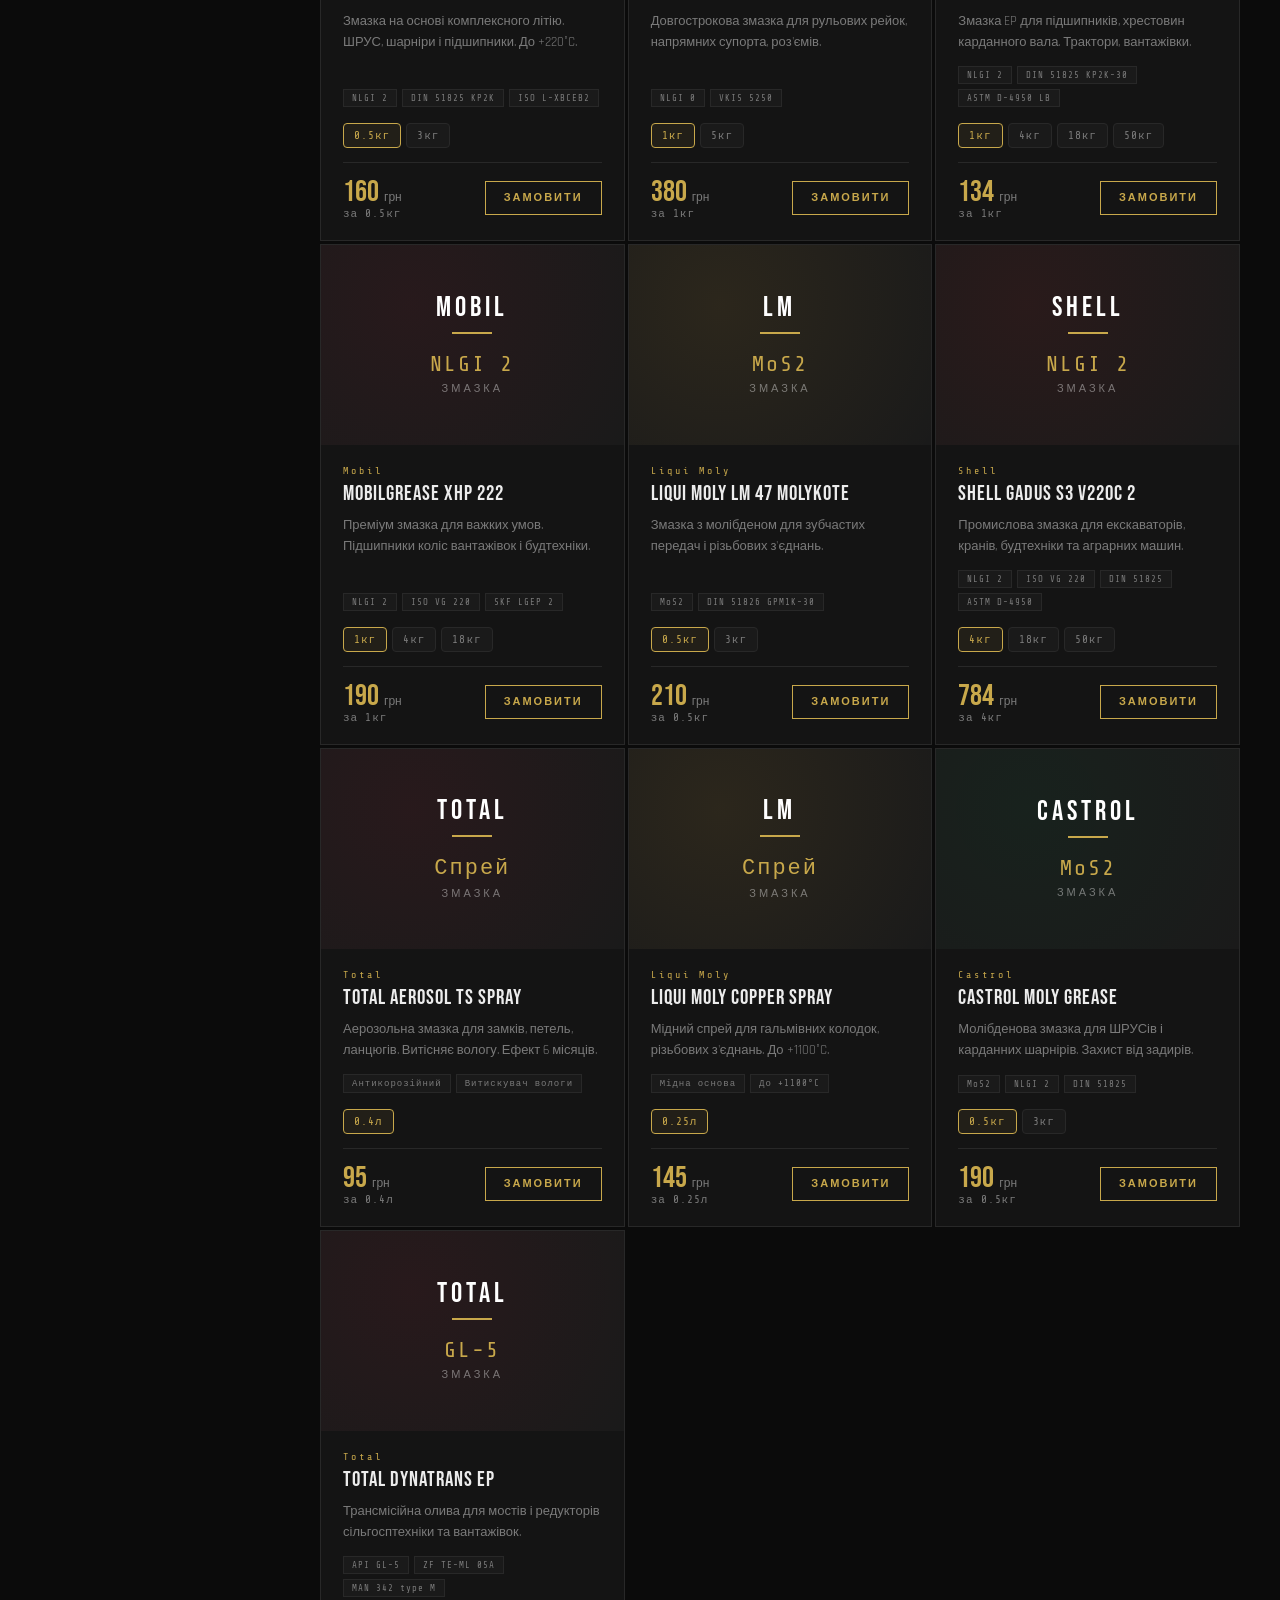
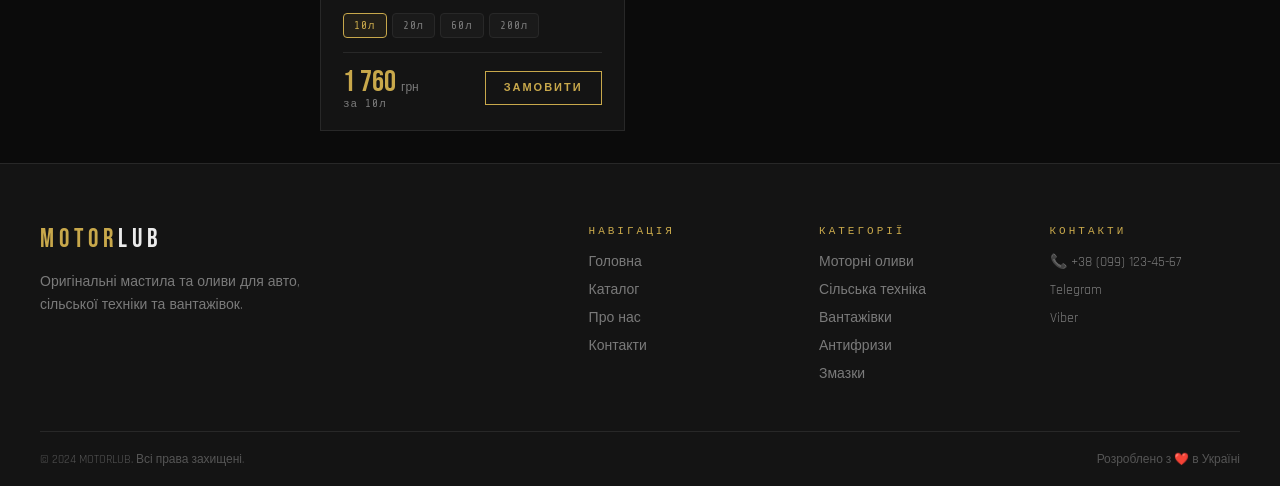
<file: catalog.html>
<!DOCTYPE html>
<html lang="uk">
<head>
<meta charset="UTF-8">
<meta name="viewport" content="width=device-width, initial-scale=1.0">
<title>Каталог товарів — MOTORLUB</title>
<link rel="preconnect" href="https://fonts.googleapis.com">
<link href="https://fonts.googleapis.com/css2?family=Bebas+Neue&family=Rajdhani:wght@400;500;600;700&family=Share+Tech+Mono&display=swap" rel="stylesheet">
<link rel="stylesheet" href="style.css">
<style>
/* ── BRAND PLACEHOLDER ── */
.brand-placeholder {
  width: 100%; height: 100%;
  display: flex; flex-direction: column;
  align-items: center; justify-content: center;
  position: relative; overflow: hidden;
}
.bp-bg {
  position: absolute; inset: 0;
  opacity: 0.08;
}
.bp-brand {
  font-family: 'Bebas Neue', sans-serif;
  font-size: 28px; letter-spacing: 4px;
  color: #fff; position: relative; z-index: 1;
  text-align: center; line-height: 1;
}
.bp-viscosity {
  font-family: 'Share Tech Mono', monospace;
  font-size: 22px; color: var(--accent);
  position: relative; z-index: 1;
  margin-top: 8px; letter-spacing: 2px;
}
.bp-type {
  font-family: 'Rajdhani', sans-serif;
  font-size: 11px; letter-spacing: 3px;
  color: rgba(255,255,255,0.4);
  position: relative; z-index: 1;
  margin-top: 6px; text-transform: uppercase;
}
.bp-line {
  width: 40px; height: 2px;
  background: var(--accent);
  position: relative; z-index: 1;
  margin: 10px 0;
}

/* Brand colors */
.bp-mobil .bp-bg { background: radial-gradient(circle at 30% 30%, #c41230, transparent); }
.bp-shell .bp-bg { background: radial-gradient(circle at 30% 30%, #dd1d21, transparent); }
.bp-castrol .bp-bg { background: radial-gradient(circle at 30% 30%, #007b40, transparent); }
.bp-liquimoly .bp-bg { background: radial-gradient(circle at 30% 30%, #f7b731, transparent); }
.bp-total .bp-bg { background: radial-gradient(circle at 30% 30%, #c8102e, transparent); }
.bp-zf .bp-bg { background: radial-gradient(circle at 30% 30%, #005ca9, transparent); }

/* ── VOLUME SELECTOR ── */
.volume-selector {
  display: flex; flex-wrap: wrap; gap: 5px;
  margin-bottom: 14px;
}
.vol-btn {
  background: var(--surface2); border: 1px solid var(--border);
  color: var(--text-muted); padding: 5px 10px;
  font-family: 'Share Tech Mono', monospace;
  font-size: 11px; letter-spacing: 1px;
  cursor: pointer; border-radius: 4px;
  transition: all 0.2s;
}
.vol-btn:hover { border-color: var(--accent2); color: var(--text); }
.vol-btn.active { border-color: var(--accent); color: var(--accent); background: rgba(200,168,75,0.08); }

/* ── VEHICLE TYPE TABS ── */
.vtype-tabs {
  display: flex; gap: 3px; flex-wrap: wrap;
  padding: 0 16px; margin-bottom: 8px;
}
.vt-btn {
  background: none; border: 1px solid var(--border);
  color: var(--text-muted); padding: 7px 12px;
  font-family: 'Rajdhani', sans-serif; font-weight: 600;
  font-size: 12px; letter-spacing: 1px;
  cursor: pointer; border-radius: 5px;
  transition: all 0.2s; display: flex;
  align-items: center; gap: 5px;
}
.vt-btn:hover { color: var(--text); border-color: var(--border2); }
.vt-btn.active { color: var(--accent); border-color: var(--accent); background: rgba(200,168,75,0.08); }
.vt-icon { font-size: 14px; }

/* ── BRAND SEARCH ── */
.brand-search-wrap {
  padding: 0 16px; margin-bottom: 8px;
}
.brand-search-inp {
  width: 100%; background: var(--surface2);
  border: 1px solid var(--border); color: var(--text);
  padding: 8px 12px; font-size: 13px;
  font-family: 'Rajdhani', sans-serif;
  outline: none; border-radius: 5px;
  transition: border-color .2s;
}
.brand-search-inp:focus { border-color: var(--accent2); }
.brand-search-inp::placeholder { color: var(--dim); }

/* ── ACTIVE FILTERS BAR ── */
.active-filters {
  display: flex; flex-wrap: wrap; gap: 6px;
  margin-bottom: 16px;
}
.af-tag {
  background: rgba(200,168,75,0.1);
  border: 1px solid var(--accent2);
  color: var(--accent); font-size: 11px;
  padding: 4px 10px; border-radius: 20px;
  display: flex; align-items: center; gap: 6px;
  font-family: 'Share Tech Mono', monospace;
  letter-spacing: 1px;
}
.af-remove {
  cursor: pointer; opacity: 0.7;
  transition: opacity .2s; font-size: 12px;
}
.af-remove:hover { opacity: 1; }

/* ── PRODUCT CARD IMG ── */
.product-img-wrap {
  width: 100%; height: 200px;
  background: var(--surface2);
  overflow: hidden; position: relative;
  display: flex; align-items: center; justify-content: center;
}
.product-img-wrap img {
  width: 100%; height: 100%; object-fit: contain;
  padding: 12px; background: #fff;
  transition: transform 0.4s;
}
.product-card:hover .product-img-wrap img { transform: scale(1.05); }

/* ── PRICE DISPLAY ── */
.price-wrap { display: flex; flex-direction: column; }
.price-per-unit {
  font-size: 11px; color: var(--text-muted);
  font-family: 'Share Tech Mono', monospace;
  letter-spacing: 1px;
}

/* SB section title with toggle */
.sb-section-head {
  display: flex; align-items: center;
  justify-content: space-between;
  cursor: pointer; user-select: none;
}
.sb-section-head:hover .sb-title { color: var(--accent); }
.sb-toggle { font-size: 10px; color: var(--text-dim); transition: transform .2s; }
.sb-section.collapsed .sb-toggle { transform: rotate(-90deg); }
.sb-section.collapsed .sb-body { display: none; }
</style>
</head>
<body>

<div id="loader">
  <div class="loader-logo">MOTOR<span>LUB</span></div>
  <div class="loader-bar"><div class="loader-fill"></div></div>
</div>

<nav id="navbar">
  <a href="index.html" class="logo">MOTOR<span>LUB</span></a>
  <ul class="nav-links">
    <li><a href="index.html">Головна</a></li>
    <li><a href="catalog.html" class="active">Каталог</a></li>
    <li><a href="about.html">Про нас</a></li>
    <li><a href="contacts.html">Контакти</a></li>
  </ul>
  <div class="nav-right">
    <a href="tel:+380991234567" class="nav-phone">📞 +38 (099) 123-45-67</a>
    <button class="burger" id="burger" onclick="toggleMenu()"><span></span><span></span><span></span></button>
  </div>
</nav>

<div class="mobile-menu" id="mobileMenu">
  <a href="index.html" onclick="toggleMenu()">Головна</a>
  <a href="catalog.html" onclick="toggleMenu()">Каталог</a>
  <a href="about.html" onclick="toggleMenu()">Про нас</a>
  <a href="contacts.html" onclick="toggleMenu()">Контакти</a>
  <a href="tel:+380991234567" class="mm-phone">📞 +38 (099) 123-45-67</a>
</div>

<div class="page-hero">
  <div class="page-hero-content">
    <div class="section-eyebrow">// асортимент</div>
    <h1>КАТАЛОГ <span class="gold-text">ТОВАРІВ</span></h1>
    <p>52 позиції — моторні оливи для авто, сільської техніки та вантажівок, антифризи та змазки.</p>
  </div>
</div>

<div class="catalog-layout">
  <aside class="sidebar">

    <!-- SEARCH -->
    <div class="sb-section">
      <div class="sb-title">Пошук товару</div>
      <div class="sb-search">
        <input type="text" id="searchInput" placeholder="Назва, бренд, допуск..." oninput="applyFilters()">
        <button onclick="clearSearch()">✕</button>
      </div>
    </div>

    <!-- VEHICLE TYPE -->
    <div class="sb-section">
      <div class="sb-section-head" onclick="toggleSection(this)">
        <div class="sb-title">Тип транспорту</div>
        <span class="sb-toggle">▼</span>
      </div>
      <div class="sb-body">
        <div class="vtype-tabs" id="vtypeTabs">
          <button class="vt-btn active" onclick="setVtype('all',this)"><span class="vt-icon">🔍</span>Всі</button>
          <button class="vt-btn" onclick="setVtype('car',this)"><span class="vt-icon">🚗</span>Легкові</button>
          <button class="vt-btn" onclick="setVtype('truck',this)"><span class="vt-icon">🚛</span>Вантажівки</button>
          <button class="vt-btn" onclick="setVtype('agro',this)"><span class="vt-icon">🚜</span>Трактори</button>
          <button class="vt-btn" onclick="setVtype('special',this)"><span class="vt-icon">⚙️</span>Спецтехніка</button>
        </div>
      </div>
    </div>

    <!-- CATEGORY -->
    <div class="sb-section">
      <div class="sb-section-head" onclick="toggleSection(this)">
        <div class="sb-title">Категорія</div>
        <span class="sb-toggle">▼</span>
      </div>
      <div class="sb-body">
        <div id="catList"></div>
      </div>
    </div>

    <!-- BRAND SEARCH + LIST -->
    <div class="sb-section">
      <div class="sb-section-head" onclick="toggleSection(this)">
        <div class="sb-title">Бренд</div>
        <span class="sb-toggle">▼</span>
      </div>
      <div class="sb-body">
        <div class="brand-search-wrap">
          <input class="brand-search-inp" id="brandSearch" placeholder="Пошук бренду..." oninput="filterBrandList()">
        </div>
        <div id="brandList"></div>
      </div>
    </div>

    <!-- PRICE -->
    <div class="sb-section">
      <div class="sb-section-head" onclick="toggleSection(this)">
        <div class="sb-title">Ціна (грн)</div>
        <span class="sb-toggle">▼</span>
      </div>
      <div class="sb-body" style="padding:0 16px 8px">
        <div class="price-inputs">
          <input type="number" class="price-in" id="priceMin" placeholder="Від" oninput="applyFilters()">
          <span class="price-sep">—</span>
          <input type="number" class="price-in" id="priceMax" placeholder="До" oninput="applyFilters()">
        </div>
        <button class="apply-filter" onclick="resetFilters()" style="margin-top:10px">Скинути всі фільтри</button>
      </div>
    </div>

  </aside>

  <div class="catalog-main">
    <div class="catalog-toolbar">
      <div class="ct-left">Знайдено: <strong id="resultCount">0</strong> товарів</div>
      <div class="ct-right">
        <button class="sort-btn active" onclick="sortBy('default',this)">За замовч.</button>
        <button class="sort-btn" onclick="sortBy('price-asc',this)">Ціна ↑</button>
        <button class="sort-btn" onclick="sortBy('price-desc',this)">Ціна ↓</button>
        <button class="sort-btn" onclick="sortBy('name',this)">А→Я</button>
      </div>
    </div>
    <div class="active-filters" id="activeFilters"></div>
    <div class="products-grid" id="catalogGrid"></div>
  </div>
</div>

<footer>
  <div class="footer-top">
    <div class="footer-brand">
      <div class="footer-logo">MOTOR<span>LUB</span></div>
      <p>Оригінальні мастила та оливи для авто, сільської техніки та вантажівок.</p>
    </div>
    <div class="footer-nav">
      <div class="fn-col">
        <div class="fn-title">Навігація</div>
        <a href="index.html">Головна</a>
        <a href="catalog.html">Каталог</a>
        <a href="about.html">Про нас</a>
        <a href="contacts.html">Контакти</a>
      </div>
      <div class="fn-col">
        <div class="fn-title">Категорії</div>
        <a href="catalog.html?cat=motor">Моторні оливи</a>
        <a href="catalog.html?cat=agro">Сільська техніка</a>
        <a href="catalog.html?cat=truck">Вантажівки</a>
        <a href="catalog.html?cat=antifreeze">Антифризи</a>
        <a href="catalog.html?cat=grease">Змазки</a>
      </div>
      <div class="fn-col">
        <div class="fn-title">Контакти</div>
        <a href="tel:+380991234567">📞 +38 (099) 123-45-67</a>
        <a href="#">Telegram</a>
        <a href="#">Viber</a>
      </div>
    </div>
  </div>
  <div class="footer-bottom">
    <span>© 2024 MOTORLUB. Всі права захищені.</span>
    <span>Розроблено з ❤️ в Україні</span>
  </div>
</footer>

<div class="modal-overlay" id="modal">
  <div class="modal-box">
    <button class="modal-close" onclick="closeModal()">✕</button>
    <div class="modal-header">
      <div class="modal-title">ЗАМОВЛЕННЯ</div>
      <div class="modal-subtitle" id="modalProduct">— товар —</div>
    </div>
    <div class="modal-body">
      <div class="modal-info-box">Для замовлення — зателефонуйте нам або напишіть у месенджер. Підтвердимо наявність і оформимо доставку по всій Україні.</div>
      <div class="modal-phone-wrap">
        <div class="mph-label">Телефон для замовлення:</div>
        <a href="tel:+380991234567" class="mph-number">+38 (099) 123-45-67</a>
      </div>
      <a href="tel:+380991234567" class="btn-call-modal">📞 ЗАТЕЛЕФОНУВАТИ І ЗАМОВИТИ</a>
      <div class="modal-messengers">
        <span>Або пишіть:</span>
        <a href="#">Telegram</a>
        <a href="#">Viber</a>
      </div>
    </div>
  </div>
</div>

<script>
// ══════════════════════════════════════════
//  BRAND PLACEHOLDER GENERATOR
// ══════════════════════════════════════════
const BRAND_COLORS = {
  'Mobil 1':'bp-mobil','Mobil':'bp-mobil',
  'Shell':'bp-shell',
  'Castrol':'bp-castrol',
  'Liqui Moly':'bp-liquimoly',
  'Total':'bp-total',
  'ZF':'bp-zf',
};
const BRAND_ABBR = {
  'Mobil 1':'M1','Mobil':'MOBIL','Shell':'SHELL',
  'Castrol':'CASTROL','Liqui Moly':'LM','Total':'TOTAL','ZF':'ZF',
};

function brandPlaceholder(p) {
  const cls = BRAND_COLORS[p.brand] || 'bp-total';
  const abbr = BRAND_ABBR[p.brand] || p.brand.toUpperCase();
  const visc = p.viscosity || '';
  const typeLabel = {motor:'Моторна олива',agro:'Агро / Трактор',truck:'Вантажівки',trans:'Трансмісійна',antifreeze:'Антифриз',grease:'Змазка'}[p.category] || '';
  return `<div class="brand-placeholder ${cls}">
    <div class="bp-bg"></div>
    <div class="bp-brand">${abbr}</div>
    <div class="bp-line"></div>
    <div class="bp-viscosity">${visc}</div>
    <div class="bp-type">${typeLabel}</div>
  </div>`;
}

// ══════════════════════════════════════════
//  PRODUCTS DATABASE
// ══════════════════════════════════════════
// vtypes: car=легкові, truck=вантажівки, agro=трактори, special=спецтехніка
// volumes: { 'Xл': base_price_multiplier }
const PRODUCTS = [
  {id:1,category:'motor',vtypes:['car'],brand:'Mobil 1',name:'Mobil 1 5W-40',viscosity:'5W-40',desc:'Повністю синтетична моторна олива для бензинових і дизельних двигунів. Захист при -40°C. Для Audi, BMW, Mercedes, VW.',specs:['VW 502/505','BMW LL-01','MB 229.3','API SN'],basePrice:890,volumes:{'1л':0.28,'4л':1,'5л':1.2},badge:'badge-hit',badgeText:'Хіт'},
  {id:2,category:'motor',vtypes:['car','truck'],brand:'Mobil',name:'Mobil Super 3000 5W-40',viscosity:'5W-40',desc:'Синтетика підвищеної якості для турбодизельних двигунів. Відмінний захист у будь-яких умовах.',specs:['ACEA A3/B4','VW 502/505','MB 229.3','API SL/CF'],basePrice:760,volumes:{'1л':0.28,'4л':1,'5л':1.2},badge:'',badgeText:''},
  {id:3,category:'motor',vtypes:['car'],brand:'Castrol',name:'Castrol EDGE 10W-40',viscosity:'10W-40',desc:'Синтетика для Toyota, Honda, Nissan, Hyundai з пробігом 100 000+ км.',specs:['ACEA A3/B4','API SL/CF','VW 501.01'],basePrice:720,volumes:{'1л':0.28,'4л':1,'5л':1.2},badge:'',badgeText:''},
  {id:4,category:'motor',vtypes:['car'],brand:'Castrol',name:'Castrol GTX 15W-40',viscosity:'15W-40',desc:'Напівсинтетика для старих бензинових та дизельних авто. Захист від корозії і зношування.',specs:['ACEA A3/B3','API SJ/CF','MB 229.1'],basePrice:540,volumes:{'1л':0.28,'4л':1,'5л':1.2},badge:'',badgeText:''},
  {id:5,category:'motor',vtypes:['car'],brand:'Shell',name:'Shell Helix Ultra 5W-30',viscosity:'5W-30',desc:'Повна синтетика GTL для BMW, Ford, Renault з турбодвигунами. Офіційний допуск BMW Longlife-04.',specs:['BMW LL-04','MB 229.51','VW 504/507','Ford WSS'],basePrice:1050,volumes:{'1л':0.28,'4л':1,'5л':1.2},badge:'badge-new',badgeText:'Новинка'},
  {id:6,category:'motor',vtypes:['car'],brand:'Shell',name:'Shell Helix HX7 10W-40',viscosity:'10W-40',desc:'Напівсинтетика для Renault, Peugeot, Citroen, Opel. Відмінний захист при міському режимі їзди.',specs:['ACEA A3/B4','Renault RN0700','API SL'],basePrice:540,volumes:{'1л':0.28,'4л':1,'5л':1.2},badge:'',badgeText:''},
  {id:7,category:'motor',vtypes:['car'],brand:'Liqui Moly',name:'Liqui Moly 0W-30 Longlife',viscosity:'0W-30',desc:'Лонгліф синтетика для BMW, Mercedes, VW Group. Інтервал заміни до 30 000 км. Porsche, Audi.',specs:['BMW LL-04','MB 229.51','VW 504/507','Porsche C30'],basePrice:1240,volumes:{'1л':0.28,'4л':1,'5л':1},badge:'',badgeText:''},
  {id:8,category:'motor',vtypes:['car'],brand:'Liqui Moly',name:'Liqui Moly MoS2 10W-40',viscosity:'10W-40',desc:'Напівсинтетика з дисульфідом молібдену. Знижує тертя і знос. Opel, Skoda, VW з великим пробігом.',specs:['ACEA A3/B4','API SL/CF','VW 501/505'],basePrice:680,volumes:{'1л':0.28,'4л':1,'5л':1.2},badge:'',badgeText:''},
  {id:9,category:'motor',vtypes:['car'],brand:'Total',name:'Total Quartz 9000 5W-40',viscosity:'5W-40',desc:'Французька синтетика для Peugeot, Citroen, Renault. Відповідає стандартам Euro V/VI.',specs:['ACEA A3/B4','Renault RN0700','PSA B71 2296'],basePrice:810,volumes:{'1л':0.28,'4л':1,'5л':1},badge:'',badgeText:''},
  {id:10,category:'motor',vtypes:['car'],brand:'Total',name:'Total Quartz 7000 10W-40',viscosity:'10W-40',desc:'Якісна напівсинтетика для французьких і азійських автомобілів. Renault, Peugeot, Toyota.',specs:['ACEA A3/B4','Renault RN0700','PSA B71 2295'],basePrice:590,volumes:{'1л':0.28,'4л':1,'5л':1},badge:'',badgeText:''},

  {id:11,category:'agro',vtypes:['agro','special'],brand:'Shell',name:'Shell Rimula R4 15W-40',viscosity:'15W-40',desc:'Для тракторів John Deere, Fendt, Claas. Захист при важких навантаженнях — польові роботи, орання, жнива.',specs:['API CF-4/SG','CAT TO-2','Komatsu','John Deere'],basePrice:3200,volumes:{'10л':0.55,'20л':1,'60л':2.8,'200л':8.5},badge:'badge-hit',badgeText:'Хіт'},
  {id:12,category:'agro',vtypes:['agro','special'],brand:'Total',name:'Total Multagri Pro 10W-40',viscosity:'10W-40',desc:'Універсальна UTTO для тракторів із мокрими гальмами та гідравлікою. МТЗ, ЮМЗ, Т-150, Case, New Holland.',specs:['UTTO','John Deere J20C','Case MS-1210','Allison C4'],basePrice:4100,volumes:{'10л':0.55,'20л':1,'60л':2.8,'200л':8.5},badge:'',badgeText:''},
  {id:13,category:'agro',vtypes:['agro','special'],brand:'Mobil',name:'Mobil Delvac MX 15W-40',viscosity:'15W-40',desc:'Преміум мінеральна олива для комбайнів, тракторів і сільгосптехніки. Стабільна при тривалих циклах.',specs:['API CJ-4','ACEA E9','Cummins CES 20081','Volvo VDS-4'],basePrice:3800,volumes:{'10л':0.55,'20л':1,'60л':2.8,'200л':8.5},badge:'',badgeText:''},
  {id:14,category:'agro',vtypes:['agro'],brand:'Liqui Moly',name:'Liqui Moly Тракторна 15W-40',viscosity:'15W-40',desc:'Для двигунів МТЗ-80/82, МТЗ-1025, ЮМЗ-6. Захист поршнів та гільз циліндрів.',specs:['API CF','CCMC D4','MIL-L-2104E'],basePrice:1950,volumes:{'10л':1,'20л':1.8},badge:'',badgeText:''},
  {id:15,category:'agro',vtypes:['agro','special'],brand:'Shell',name:'Shell Spirax S4 TXM 10W-30',viscosity:'10W-30',desc:'UTTO для тракторів зі спільною гідравлічно-трансмісійною системою. Подовжений термін служби.',specs:['UTTO','John Deere J20C/D','Ford M2C 134-D','ZF TE-ML 06B'],basePrice:4600,volumes:{'10л':0.55,'20л':1,'60л':2.8,'200л':8.5},badge:'',badgeText:''},
  {id:16,category:'agro',vtypes:['agro'],brand:'Castrol',name:'Castrol Agri MP 15W-40',viscosity:'15W-40',desc:'Для навантажувачів, культиваторів, міні-тракторів. Захищає від надмірного зносу.',specs:['API CF','UTTO','John Deere J27'],basePrice:2100,volumes:{'10л':1,'20л':1.8},badge:'',badgeText:''},
  {id:17,category:'agro',vtypes:['agro','special'],brand:'Total',name:'Total Dynatrans MPV 10W-40',viscosity:'10W-40',desc:'Для трансмісій і мостів сільгосптехніки. Підтримує рівний хід навіть при екстремальних навантаженнях.',specs:['ZF TE-ML 05C','John Deere J20C','Case MS-1207'],basePrice:4300,volumes:{'10л':0.55,'20л':1,'60л':2.8,'200л':8.5},badge:'',badgeText:''},
  {id:18,category:'agro',vtypes:['agro','special'],brand:'Mobil',name:'Mobil Agri Extra 10W-40',viscosity:'10W-40',desc:'Всесезонна олива для двигунів, трансмісій і гідравліки. Один продукт замість трьох.',specs:['API CJ-4','UTTO','Allison C4','Cat TO-4'],basePrice:3950,volumes:{'10л':0.55,'20л':1,'60л':2.8,'200л':8.5},badge:'badge-new',badgeText:'Новинка'},

  {id:19,category:'truck',vtypes:['truck'],brand:'Shell',name:'Shell Rimula R6 LM 10W-40',viscosity:'10W-40',desc:'Для вантажівок Euro VI — Scania, Volvo, Mercedes Actros, MAN, DAF. Підтримує DPF.',specs:['ACEA E6/E9','Scania LDF-3','Volvo VDS-4','MB 228.51'],basePrice:6800,volumes:{'10л':0.55,'20л':1,'60л':2.8,'200л':8.5},badge:'badge-hit',badgeText:'Хіт'},
  {id:20,category:'truck',vtypes:['truck'],brand:'Mobil',name:'Mobil Delvac 1 5W-40',viscosity:'5W-40',desc:'Синтетика для важких умов. Scania, Volvo, MAN Euro V/VI. Інтервал до 100 000 км.',specs:['ACEA E4/E7','Scania LDF-2','Volvo VDS-3','MB 228.5'],basePrice:8200,volumes:{'10л':0.55,'20л':1,'60л':2.8,'200л':8.5},badge:'',badgeText:''},
  {id:21,category:'truck',vtypes:['truck'],brand:'Castrol',name:'Castrol Vecton 10W-40',viscosity:'10W-40',desc:'Для вантажівок з тривалими пробігами. Технологія System Pro-Tech для стабільності оливи.',specs:['ACEA E7','Volvo VDS-3','MB 228.3','MAN M3275-1'],basePrice:5900,volumes:{'10л':0.55,'20л':1,'60л':2.8,'200л':8.5},badge:'',badgeText:''},
  {id:22,category:'truck',vtypes:['truck'],brand:'Total',name:'Total Rubia TIR 8600 10W-40',viscosity:'10W-40',desc:'Напівсинтетика для вантажних авто. Гірські дороги, перевантаження. Renault, Iveco.',specs:['ACEA E7/E9','Renault VI RLD-3','MB 228.3','MAN M 3275'],basePrice:5400,volumes:{'10л':0.55,'20л':1,'60л':2.8,'200л':8.5},badge:'',badgeText:''},
  {id:23,category:'truck',vtypes:['truck'],brand:'Liqui Moly',name:'Liqui Moly Truck 10W-40',viscosity:'10W-40',desc:'Синтетика для вантажівок і автобусів Euro IV/V. DAF, Iveco, Scania, Volvo.',specs:['ACEA E4/E7','Volvo VDS-3','MB 228.5','MAN M3277'],basePrice:7100,volumes:{'10л':0.55,'20л':1,'60л':2.8,'200л':8.5},badge:'',badgeText:''},
  {id:24,category:'truck',vtypes:['truck'],brand:'Shell',name:'Shell Rimula R3 X 15W-40',viscosity:'15W-40',desc:'Для вантажівок старшого покоління — КАМАЗ, МАЗ, ЗіЛ, ГАЗ.',specs:['API CF-4/SG','ACEA E3/B3','Cummins 20077','Volvo VDS-2'],basePrice:3700,volumes:{'10л':0.55,'20л':1,'60л':2.8,'200л':8.5},badge:'',badgeText:''},
  {id:25,category:'truck',vtypes:['truck'],brand:'Mobil',name:'Mobil Delvac MX Extra 10W-40',viscosity:'10W-40',desc:'Для вантажних авто з великим пробігом. Стабільна в\'язкість при тривалій роботі.',specs:['ACEA E7','MB 228.3','Volvo VDS-3'],basePrice:5100,volumes:{'10л':0.55,'20л':1,'60л':2.8,'200л':8.5},badge:'',badgeText:''},
  {id:26,category:'truck',vtypes:['truck'],brand:'Castrol',name:'Castrol Vecton Long Drain 10W-40',viscosity:'10W-40',desc:'Для фур — інтервал 100 000+ км. Чистота двигуна весь час.',specs:['ACEA E6/E9','Volvo VDS-4.5','Renault VI RLD-4','MB 228.51'],basePrice:7600,volumes:{'10л':0.55,'20л':1,'60л':2.8,'200л':8.5},badge:'',badgeText:''},
  {id:27,category:'truck',vtypes:['truck'],brand:'Total',name:'Total Rubia TIR 9200 FE 10W-30',viscosity:'10W-30',desc:'Паливоекономічна для нових Euro VI. Scania, Volvo, Renault Trucks.',specs:['ACEA E6','Scania LDF-4','Volvo VDS-4.5'],basePrice:8900,volumes:{'10л':0.55,'20л':1,'60л':2.8,'200л':8.5},badge:'badge-new',badgeText:'Новинка'},
  {id:28,category:'truck',vtypes:['truck','special'],brand:'Shell',name:'Shell Spirax S5 ATEFL 75W',viscosity:'75W',desc:'Трансмісійна олива для АКПП вантажівок. ZF Astronic, Eaton Fuller.',specs:['ZF TE-ML 02C','MB 236.14','API GL-4'],basePrice:9200,volumes:{'10л':0.55,'20л':1,'60л':2.8,'200л':8.5},badge:'',badgeText:''},

  {id:29,category:'trans',vtypes:['car'],brand:'ZF',name:'ZF LifeguardFluid 8',viscosity:'ATF',desc:'Оригінальна рідина для АКПП ZF 8HP. BMW, Audi, Porsche, Land Rover, Jaguar, Maserati.',specs:['ZF TE-ML 14B','BMW 83220440214','Audi G 052 529'],basePrice:680,volumes:{'1л':1,'4л':3.6},badge:'',badgeText:''},
  {id:30,category:'trans',vtypes:['car'],brand:'Shell',name:'Shell Spirax S4 G 75W-90',viscosity:'75W-90',desc:'Синтетична олива для механічних КПП та мостів. Subaru, Mitsubishi, Toyota.',specs:['API GL-4/GL-5','MT-1','ZF TE-ML 16C'],basePrice:890,volumes:{'1л':0.3,'4л':1},badge:'',badgeText:''},
  {id:31,category:'trans',vtypes:['car'],brand:'Castrol',name:'Castrol BOT 530',viscosity:'ATF',desc:'Рідина для АКПП Honda, Acura. Оригінальний аналог Honda ATF Z1.',specs:['Honda ATF Z1','Honda ATF DW-1'],basePrice:720,volumes:{'1л':0.3,'4л':1},badge:'',badgeText:''},
  {id:32,category:'trans',vtypes:['car'],brand:'Mobil',name:'Mobil ATF 3309',viscosity:'ATF',desc:'Для АКПП Toyota, Lexus, Hyundai, Kia. Замінник Toyota ATF WS, Hyundai SP-IV.',specs:['Toyota ATF WS','Hyundai SP-IV','Aisin ATF 6+'],basePrice:760,volumes:{'1л':0.3,'4л':1},badge:'',badgeText:''},
  {id:33,category:'trans',vtypes:['car'],brand:'Total',name:'Total Transmission DUAL 9 FE',viscosity:'DCT',desc:'Рідина для подвійних зчеплень DSG/DCT. VW, Audi, BMW, Ford PowerShift.',specs:['VW TL 521 82','BMW 83 22 2147 477','Ford M2C936-A'],basePrice:1100,volumes:{'1л':0.3,'4л':1},badge:'badge-new',badgeText:'Новинка'},
  {id:34,category:'trans',vtypes:['car'],brand:'Liqui Moly',name:'Liqui Moly Top Tec ATF 1800',viscosity:'ATF',desc:'Для сучасних АКПП. Замінює Dexron VI, Mercon V, ATF+4.',specs:['Dexron VI','Mercon V','ATF+4','Allison C4'],basePrice:820,volumes:{'1л':0.3,'4л':1},badge:'',badgeText:''},
  {id:35,category:'trans',vtypes:['truck','special'],brand:'Shell',name:'Shell Spirax S6 GXME 75W-80',viscosity:'75W-80',desc:'Синтетична олива для МКПП Mercedes, MAN, Volvo, Scania. Знижує витрату палива.',specs:['MB 235.8','MAN 341 E4','Volvo 97307','ZF TE-ML 02E'],basePrice:1240,volumes:{'4л':1,'20л':4.5,'200л':42},badge:'',badgeText:''},

  {id:36,category:'antifreeze',vtypes:['car','truck','agro'],brand:'Shell',name:'Shell Premium Antifreeze G11',viscosity:'G11',desc:'Охолоджувальна рідина G11 (зелена). Авто до 2000 р.в. Захист від -37°C до +135°C.',specs:['ASTM D3306','BS 6580','G11'],basePrice:340,volumes:{'1л':0.22,'5л':1,'10л':1.9,'20л':3.5},badge:'',badgeText:''},
  {id:37,category:'antifreeze',vtypes:['car','truck'],brand:'Shell',name:'Shell Antifreeze G13',viscosity:'G13',desc:'Найновіший G13 на основі гліцерину. VW, Audi, Škoda, SEAT з 2013 р.',specs:['G13','VW TL 774-J'],basePrice:550,volumes:{'1л':0.22,'5л':1,'10л':1.9},badge:'badge-new',badgeText:'Новинка'},
  {id:38,category:'antifreeze',vtypes:['car','truck'],brand:'Total',name:'Total Coolelf Auto Supra G12+',viscosity:'G12+',desc:'Антифриз G12+ (рожевий) для сучасних двигунів. Renault, Peugeot, VW, BMW. До -40°C.',specs:['G12+','VW TL 774-F','MB 325.6','ASTM D3306'],basePrice:420,volumes:{'1л':0.22,'5л':1,'10л':1.9,'20л':3.5},badge:'',badgeText:''},
  {id:39,category:'antifreeze',vtypes:['car'],brand:'Castrol',name:'Castrol Radicool NF',viscosity:'G12++',desc:'OAT антифриз G12++ без нітритів і амінів. Алюмінієві блоки. Toyota, Honda, Ford.',specs:['G12++','ASTM D3306','BS 6580','OAT'],basePrice:460,volumes:{'1л':0.22,'5л':1,'10л':1.9},badge:'',badgeText:''},
  {id:40,category:'antifreeze',vtypes:['truck','agro','special'],brand:'Mobil',name:'Mobil Antifreeze для вантажівок',viscosity:'OAT',desc:'Для важких дизельних двигунів вантажівок і тракторів. Захист від кавітації гільз.',specs:['ASTM D6210','Cummins ES-1','John Deere HJ-200D','Volvo VCS'],basePrice:1800,volumes:{'10л':0.55,'20л':1,'60л':2.7,'200л':8},badge:'',badgeText:''},
  {id:41,category:'antifreeze',vtypes:['car','truck'],brand:'Liqui Moly',name:'Liqui Moly KFS 2000 SF',viscosity:'G12',desc:'Готовий антифриз G12. Розведений до -30°C. Зручний для доливання.',specs:['G12','VW TL 774-D','Готовий'],basePrice:180,volumes:{'1.5л':1,'5л':3},badge:'',badgeText:''},

  {id:42,category:'grease',vtypes:['car','truck','agro','special'],brand:'Shell',name:'Shell Alvania RL 3',viscosity:'NLGI 3',desc:'Літієва змазка для підшипників коліс, шарнірів підвіски, рульових тяг.',specs:['NLGI 3','DIN 51825','ISO L-XBCEB3'],basePrice:520,volumes:{'0.4кг':0.12,'1кг':0.28,'4кг':1,'18кг':4},badge:'',badgeText:''},
  {id:43,category:'grease',vtypes:['car','truck'],brand:'Castrol',name:'Castrol LMX Li-Complexe',viscosity:'NLGI 2',desc:'Змазка на основі комплексного літію. ШРУС, шарніри і підшипники. До +220°C.',specs:['NLGI 2','DIN 51825 KP2K','ISO L-XBCEB2'],basePrice:160,volumes:{'0.5кг':1,'3кг':5.5},badge:'',badgeText:''},
  {id:44,category:'grease',vtypes:['car','truck'],brand:'Liqui Moly',name:'Liqui Moly Langzeit-Fett 0',viscosity:'NLGI 0',desc:'Довгострокова змазка для рульових рейок, напрямних супорта, роз\'ємів.',specs:['NLGI 0','VKIS 5250'],basePrice:380,volumes:{'1кг':1,'5кг':4.5},badge:'',badgeText:''},
  {id:45,category:'grease',vtypes:['truck','agro','special'],brand:'Total',name:'Total Multis EP 2',viscosity:'NLGI 2',desc:'Змазка EP для підшипників, хрестовин карданного вала. Трактори, вантажівки.',specs:['NLGI 2','DIN 51825 KP2K-30','ASTM D-4950 LB'],basePrice:480,volumes:{'1кг':0.28,'4кг':1,'18кг':4,'50кг':10},badge:'',badgeText:''},
  {id:46,category:'grease',vtypes:['truck','special'],brand:'Mobil',name:'Mobilgrease XHP 222',viscosity:'NLGI 2',desc:'Преміум змазка для важких умов. Підшипники коліс вантажівок і будтехніки.',specs:['NLGI 2','ISO VG 220','SKF LGEP 2'],basePrice:680,volumes:{'1кг':0.28,'4кг':1,'18кг':4},badge:'',badgeText:''},
  {id:47,category:'grease',vtypes:['car','truck'],brand:'Liqui Moly',name:'Liqui Moly LM 47 Molykote',viscosity:'MoS2',desc:'Змазка з молібденом для зубчастих передач і різьбових з\'єднань.',specs:['MoS2','DIN 51826 GPM1K-30'],basePrice:210,volumes:{'0.5кг':1,'3кг':5.5},badge:'',badgeText:''},
  {id:48,category:'grease',vtypes:['special','agro'],brand:'Shell',name:'Shell Gadus S3 V220C 2',viscosity:'NLGI 2',desc:'Промислова змазка для екскаваторів, кранів, будтехніки та аграрних машин.',specs:['NLGI 2','ISO VG 220','DIN 51825','ASTM D-4950'],basePrice:2800,volumes:{'4кг':0.28,'18кг':1,'50кг':2.6},badge:'',badgeText:''},
  {id:49,category:'grease',vtypes:['car','truck','agro'],brand:'Total',name:'Total Aerosol TS Spray',viscosity:'Спрей',desc:'Аерозольна змазка для замків, петель, ланцюгів. Витісняє вологу. Ефект 6 місяців.',specs:['Антикорозійний','Витискувач вологи'],basePrice:95,volumes:{'0.4л':1},badge:'',badgeText:''},
  {id:50,category:'grease',vtypes:['car','truck'],brand:'Liqui Moly',name:'Liqui Moly Copper Spray',viscosity:'Спрей',desc:'Мідний спрей для гальмівних колодок, різьбових з\'єднань. До +1100°C.',specs:['Мідна основа','До +1100°C'],basePrice:145,volumes:{'0.25л':1},badge:'',badgeText:''},
  {id:51,category:'grease',vtypes:['car','truck'],brand:'Castrol',name:'Castrol Moly Grease',viscosity:'MoS2',desc:'Молібденова змазка для ШРУСів і карданних шарнірів. Захист від задирів.',specs:['MoS2','NLGI 2','DIN 51825'],basePrice:190,volumes:{'0.5кг':1,'3кг':5.5},badge:'',badgeText:''},
  {id:52,category:'grease',vtypes:['truck','agro','special'],brand:'Total',name:'Total Dynatrans EP',viscosity:'GL-5',desc:'Трансмісійна олива для мостів і редукторів сільгосптехніки та вантажівок.',specs:['API GL-5','ZF TE-ML 05A','MAN 342 type M'],basePrice:3200,volumes:{'10л':0.55,'20л':1,'60л':2.8,'200л':8.5},badge:'',badgeText:''},
];

const CATEGORY_LABELS = {
  all:'Всі товари', motor:'Моторні оливи', agro:'Сільська техніка',
  truck:'Вантажівки / Фури', trans:'Трансмісійні', antifreeze:'Антифризи', grease:'Змазки та спреї'
};

// ── STATE ──
let activeCat = 'all', activeBrand = 'all', activeVtype = 'all', sortMode = 'default';
// Per-product volume selection
const selectedVolumes = {};

// ── VOLUME SELECTOR ──
function getDefaultVolume(p) {
  return Object.keys(p.volumes)[0];
}
function getSelectedVolume(p) {
  return selectedVolumes[p.id] || getDefaultVolume(p);
}
function getPrice(p, vol) {
  const mult = p.volumes[vol] || 1;
  return Math.round(p.basePrice * mult);
}

function setVolume(pid, vol) {
  selectedVolumes[pid] = vol;
  // Update price + volume buttons in DOM without full re-render
  const card = document.querySelector(`.product-card[data-id="${pid}"]`);
  if (!card) return;
  const p = PRODUCTS.find(x => x.id === pid);
  const price = getPrice(p, vol);
  card.querySelector('.product-price').innerHTML = `${price.toLocaleString('uk-UA')} <span class="product-price-unit">грн</span>`;
  card.querySelector('.price-per-unit').textContent = `за ${vol}`;
  card.querySelectorAll('.vol-btn').forEach(b => {
    b.classList.toggle('active', b.dataset.vol === vol);
  });
}

// ── PRODUCT CARD ──
function productCard(p) {
  const vol = getSelectedVolume(p);
  const price = getPrice(p, vol);
  const badge = p.badge ? `<div class="product-badge ${p.badge}">${p.badgeText}</div>` : '';
  const specs = p.specs.map(s => `<span class="spec-tag">${s}</span>`).join('');
  const vols = Object.keys(p.volumes).map(v =>
    `<button class="vol-btn ${v === vol ? 'active' : ''}" data-vol="${v}" onclick="setVolume(${p.id},'${v}')">${v}</button>`
  ).join('');

  return `<div class="product-card" data-id="${p.id}">
    <div class="product-img-wrap">
      ${brandPlaceholder(p)}
      ${badge}
    </div>
    <div class="product-body">
      <div class="product-brand">${p.brand}</div>
      <div class="product-name">${p.name}</div>
      <div class="product-desc">${p.desc}</div>
      <div class="product-specs">${specs}</div>
      <div class="volume-selector">${vols}</div>
      <div class="product-footer">
        <div class="price-wrap">
          <div class="product-price">${price.toLocaleString('uk-UA')} <span class="product-price-unit">грн</span></div>
          <div class="price-per-unit">за ${vol}</div>
        </div>
        <button class="btn-order" onclick="openModal('${p.name.replace(/'/g,"\\'")} / ${vol}')">ЗАМОВИТИ</button>
      </div>
    </div>
  </div>`;
}

// ── SIDEBAR BUILD ──
function buildSidebar() {
  const counts = {};
  Object.keys(CATEGORY_LABELS).forEach(k => {
    counts[k] = k === 'all' ? PRODUCTS.length : PRODUCTS.filter(p => p.category === k).length;
  });
  document.getElementById('catList').innerHTML = Object.entries(CATEGORY_LABELS).map(([k,v]) =>
    `<div class="sb-item ${k===activeCat?'active':''}" onclick="setCat('${k}',this)"><span>${v}</span><span class="sb-count">${counts[k]}</span></div>`
  ).join('');
  renderBrandList();
}

function renderBrandList() {
  const query = (document.getElementById('brandSearch')?.value || '').toLowerCase().trim();
  const brands = ['all', ...new Set(PRODUCTS.map(p => p.brand))].sort();
  const filtered = brands.filter(b => b === 'all' || b.toLowerCase().includes(query));
  document.getElementById('brandList').innerHTML = filtered.map(b => {
    const cnt = b === 'all' ? PRODUCTS.length : PRODUCTS.filter(p => p.brand === b).length;
    return `<div class="sb-item ${activeBrand===b?'active':''}" onclick="setBrand('${b}',this)">
      <span>${b==='all'?'Всі бренди':b}</span><span class="sb-count">${cnt}</span>
    </div>`;
  }).join('');
}

function filterBrandList() { renderBrandList(); }

// ── ACTIVE FILTERS BAR ──
function renderActiveFilters() {
  const tags = [];
  if (activeVtype !== 'all') {
    const labels = {car:'Легкові',truck:'Вантажівки',agro:'Трактори',special:'Спецтехніка'};
    tags.push(`<div class="af-tag">${labels[activeVtype]}<span class="af-remove" onclick="setVtype('all',null)">✕</span></div>`);
  }
  if (activeCat !== 'all') {
    tags.push(`<div class="af-tag">${CATEGORY_LABELS[activeCat]}<span class="af-remove" onclick="setCat('all',null)">✕</span></div>`);
  }
  if (activeBrand !== 'all') {
    tags.push(`<div class="af-tag">${activeBrand}<span class="af-remove" onclick="setBrand('all',null)">✕</span></div>`);
  }
  const q = document.getElementById('searchInput')?.value?.trim();
  if (q) tags.push(`<div class="af-tag">«${q}»<span class="af-remove" onclick="clearSearch()">✕</span></div>`);
  document.getElementById('activeFilters').innerHTML = tags.join('');
}

// ── SETTERS ──
function setVtype(vt, el) {
  activeVtype = vt;
  document.querySelectorAll('.vt-btn').forEach(b => b.classList.remove('active'));
  if (el) el.classList.add('active');
  else document.querySelectorAll('.vt-btn').forEach(b => { if(b.onclick.toString().includes(`'all'`)) b.classList.add('active'); });
  applyFilters();
}
function setCat(cat, el) {
  activeCat = cat;
  document.querySelectorAll('#catList .sb-item').forEach(i => i.classList.remove('active'));
  if (el) el.classList.add('active');
  else buildSidebar();
  applyFilters();
}
function setBrand(b, el) {
  activeBrand = b;
  renderBrandList();
  applyFilters();
}
function sortBy(mode, el) {
  sortMode = mode;
  document.querySelectorAll('.sort-btn').forEach(b => b.classList.remove('active'));
  el.classList.add('active'); applyFilters();
}
function clearSearch() {
  document.getElementById('searchInput').value = ''; applyFilters();
}
function resetFilters() {
  activeCat='all'; activeBrand='all'; activeVtype='all'; sortMode='default';
  document.getElementById('searchInput').value='';
  document.getElementById('priceMin').value='';
  document.getElementById('priceMax').value='';
  document.getElementById('brandSearch').value='';
  document.querySelectorAll('.vt-btn').forEach((b,i)=>b.classList.toggle('active',i===0));
  document.querySelectorAll('.sort-btn').forEach((b,i)=>b.classList.toggle('active',i===0));
  buildSidebar(); applyFilters();
}
function toggleSection(head) {
  head.parentElement.classList.toggle('collapsed');
}

// ── APPLY FILTERS ──
function applyFilters() {
  const q = (document.getElementById('searchInput').value||'').toLowerCase().trim();
  const mn = parseFloat(document.getElementById('priceMin').value)||0;
  const mx = parseFloat(document.getElementById('priceMax').value)||Infinity;

  let res = PRODUCTS.filter(p => {
    if (activeCat!=='all' && p.category!==activeCat) return false;
    if (activeBrand!=='all' && p.brand!==activeBrand) return false;
    if (activeVtype!=='all' && !p.vtypes.includes(activeVtype)) return false;
    const vol = getSelectedVolume(p);
    const price = getPrice(p, vol);
    if (price<mn||price>mx) return false;
    if (q && !p.name.toLowerCase().includes(q) && !p.brand.toLowerCase().includes(q) &&
        !p.desc.toLowerCase().includes(q) && !p.viscosity.toLowerCase().includes(q) &&
        !p.specs.some(s=>s.toLowerCase().includes(q))) return false;
    return true;
  });

  if (sortMode==='price-asc') res.sort((a,b)=>getPrice(a,getSelectedVolume(a))-getPrice(b,getSelectedVolume(b)));
  else if (sortMode==='price-desc') res.sort((a,b)=>getPrice(b,getSelectedVolume(b))-getPrice(a,getSelectedVolume(a)));
  else if (sortMode==='name') res.sort((a,b)=>a.name.localeCompare(b.name,'uk'));

  document.getElementById('resultCount').textContent = res.length;
  const grid = document.getElementById('catalogGrid');
  grid.innerHTML = res.length===0
    ? `<div class="no-results"><h3>Нічого не знайдено</h3><p>Спробуйте змінити фільтри</p></div>`
    : res.map(productCard).join('');

  renderActiveFilters();
}

// ── MODAL ──
function openModal(name) {
  document.getElementById('modalProduct').textContent = name;
  document.getElementById('modal').classList.add('open');
  document.body.style.overflow='hidden';
}
function closeModal() {
  document.getElementById('modal').classList.remove('open');
  document.body.style.overflow='';
}
document.addEventListener('click',e=>{if(e.target===document.getElementById('modal'))closeModal();});
document.addEventListener('keydown',e=>{if(e.key==='Escape')closeModal();});

// ── NAV ──
window.addEventListener('scroll',()=>{document.getElementById('navbar').classList.toggle('scrolled',window.scrollY>60);});
function toggleMenu(){document.getElementById('mobileMenu').classList.toggle('open');}
window.addEventListener('load',()=>{setTimeout(()=>{const l=document.getElementById('loader');if(l)l.classList.add('hidden');},1200);});

// ── INIT ──
const urlParams=new URLSearchParams(window.location.search);
const catParam=urlParams.get('cat');
if(catParam&&CATEGORY_LABELS[catParam])activeCat=catParam;
const vtParam=urlParams.get('vt');
if(vtParam)activeVtype=vtParam;
buildSidebar();
applyFilters();
</script>
</body>
</html>
</file>
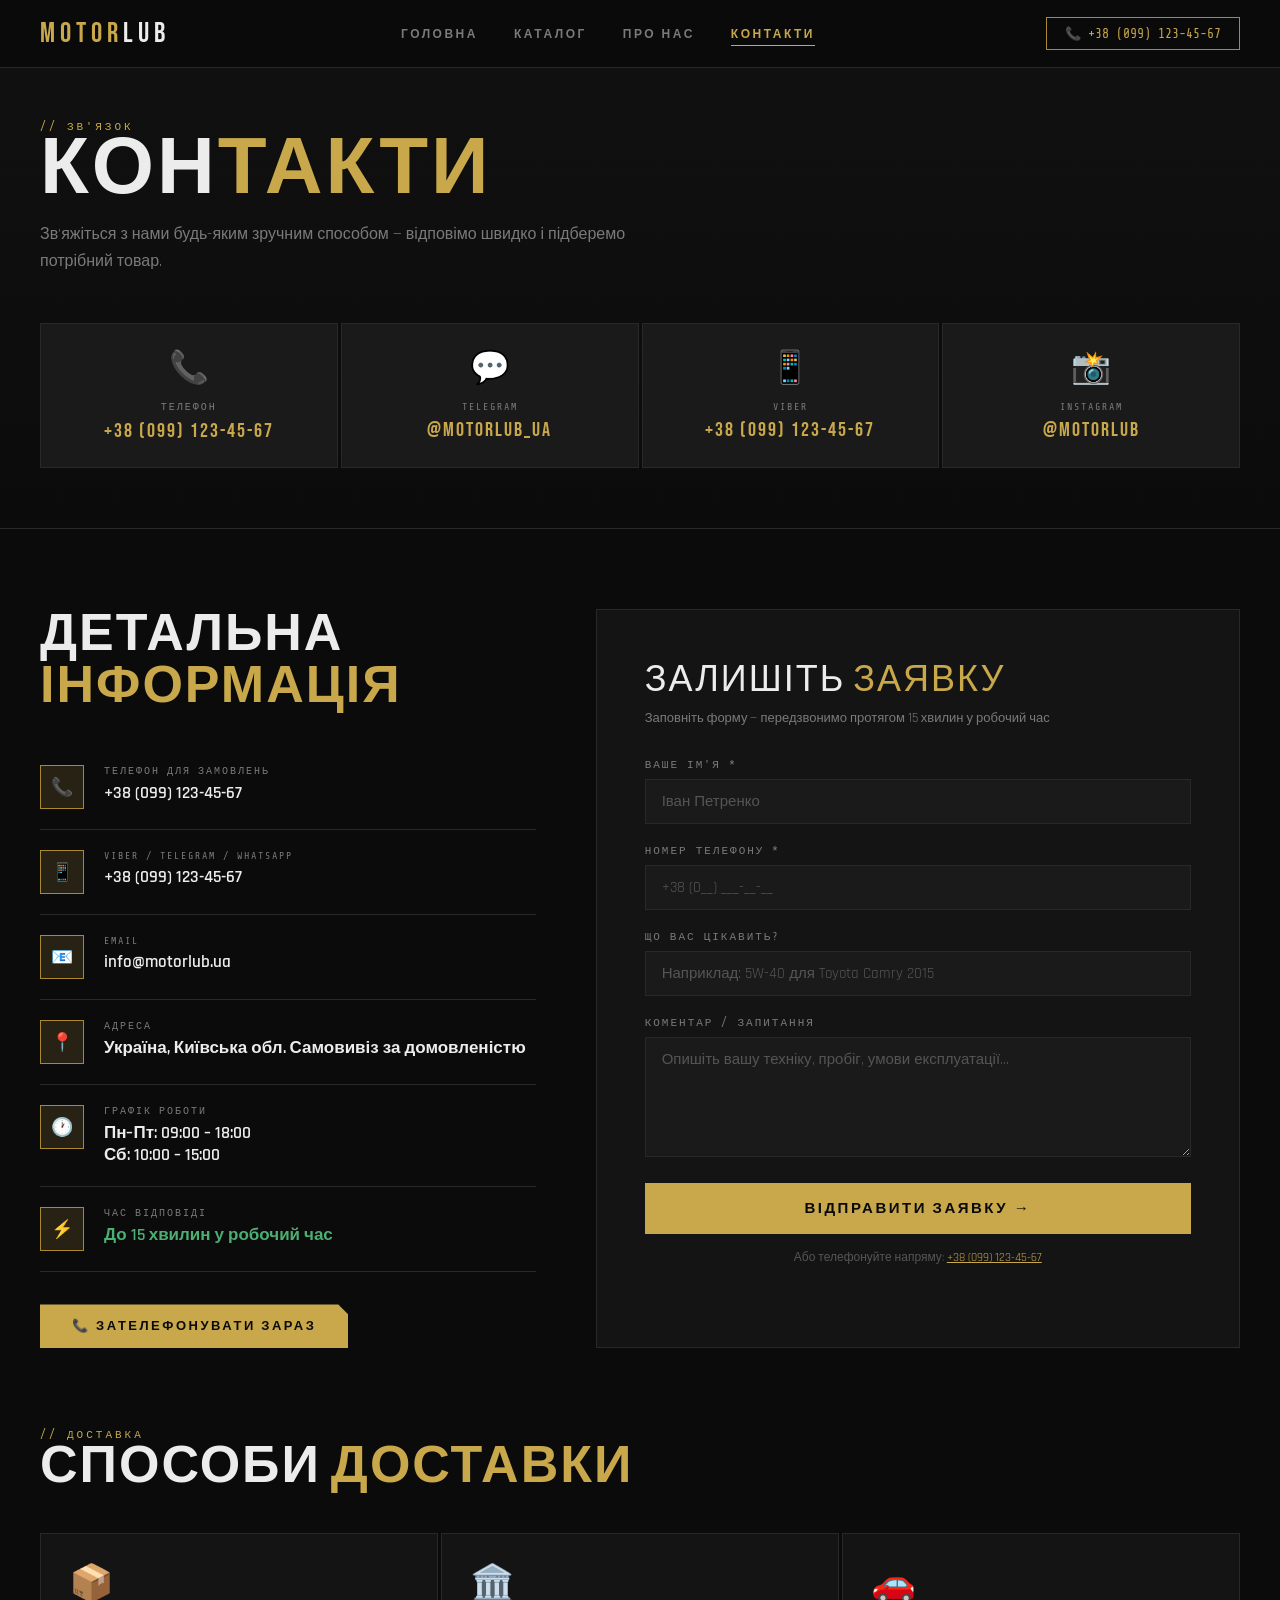
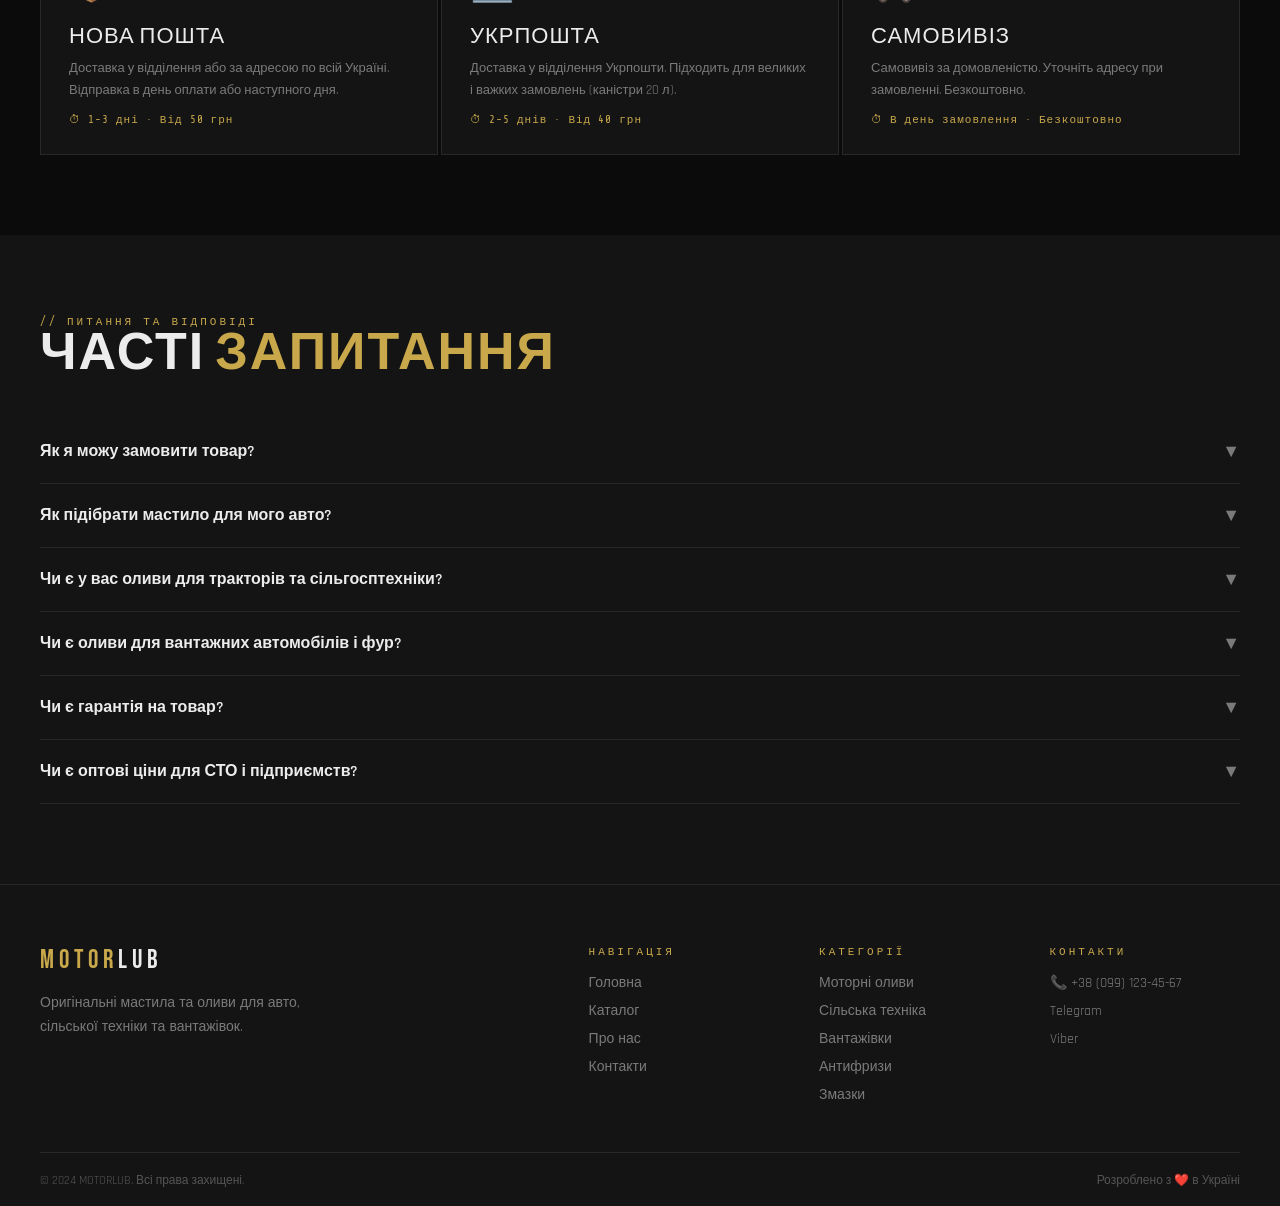
<file: contacts.html>
<!DOCTYPE html>
<html lang="uk">
<head>
<meta charset="UTF-8">
<meta name="viewport" content="width=device-width, initial-scale=1.0">
<title>Контакти — MOTORLUB</title>
<link rel="preconnect" href="https://fonts.googleapis.com">
<link href="https://fonts.googleapis.com/css2?family=Bebas+Neue&family=Rajdhani:wght@400;500;600;700&family=Share+Tech+Mono&display=swap" rel="stylesheet">
<link rel="stylesheet" href="style.css">
<style>
  .success-msg {
    display: none;
    background: rgba(76, 175, 114, 0.1);
    border: 1px solid var(--green);
    color: var(--green);
    padding: 16px 20px;
    font-family: 'Share Tech Mono', monospace;
    font-size: 13px;
    letter-spacing: 1px;
    margin-bottom: 20px;
  }
  .success-msg.show { display: block; }

  .contact-hero-numbers {
    display: flex; gap: 3px;
    margin-top: 48px;
  }
  .chn-item {
    flex: 1; background: var(--surface2);
    border: 1px solid var(--border);
    padding: 24px; text-align: center;
    transition: all 0.3s;
  }
  .chn-item:hover { border-color: var(--accent2); }
  .chn-icon { font-size: 32px; margin-bottom: 12px; }
  .chn-label { font-size: 10px; letter-spacing: 2px; text-transform: uppercase; color: var(--text-muted); font-family: 'Share Tech Mono', monospace; margin-bottom: 6px; }
  .chn-val { font-family: 'Bebas Neue', sans-serif; font-size: 20px; letter-spacing: 2px; color: var(--accent); }
  .chn-val a { color: var(--accent); text-decoration: none; }

  .delivery-section { max-width: 1280px; margin: 0 auto; padding: 0 40px 80px; }
  .delivery-grid { display: grid; grid-template-columns: repeat(3, 1fr); gap: 3px; margin-top: 40px; }
  .deliv-card { background: var(--surface); border: 1px solid var(--border); padding: 28px; transition: all 0.3s; }
  .deliv-card:hover { border-color: var(--accent2); transform: translateY(-3px); }
  .deliv-icon { font-size: 36px; margin-bottom: 16px; }
  .deliv-name { font-family: 'Bebas Neue', sans-serif; font-size: 22px; letter-spacing: 1px; margin-bottom: 8px; }
  .deliv-desc { font-size: 13px; color: var(--text-muted); line-height: 1.65; }
  .deliv-time { margin-top: 12px; font-family: 'Share Tech Mono', monospace; font-size: 11px; color: var(--accent); letter-spacing: 1px; }

  .faq-section { background: var(--surface); padding: 80px 40px; }
  .faq-inner { max-width: 1280px; margin: 0 auto; }
  .faq-list { margin-top: 40px; }
  .faq-item { border-bottom: 1px solid var(--border); }
  .faq-q { padding: 20px 0; cursor: pointer; display: flex; justify-content: space-between; align-items: center; font-size: 16px; font-weight: 600; transition: color 0.2s; }
  .faq-q:hover { color: var(--accent); }
  .faq-arrow { font-size: 18px; transition: transform 0.3s; color: var(--text-muted); }
  .faq-item.open .faq-arrow { transform: rotate(180deg); color: var(--accent); }
  .faq-a { max-height: 0; overflow: hidden; transition: max-height 0.4s ease; font-size: 14px; color: var(--text-muted); line-height: 1.7; }
  .faq-item.open .faq-a { max-height: 200px; }
  .faq-a-inner { padding: 0 0 20px; }

  @media (max-width: 768px) {
    .contact-hero-numbers { flex-direction: column; }
    .delivery-grid { grid-template-columns: 1fr; }
    .delivery-section, .faq-section { padding-left: 20px; padding-right: 20px; }
  }
</style>
</head>
<body>

<!-- LOADER -->
<div id="loader">
  <div class="loader-logo">MOTOR<span>LUB</span></div>
  <div class="loader-bar"><div class="loader-fill"></div></div>
</div>

<!-- NAV -->
<nav id="navbar">
  <a href="index.html" class="logo">MOTOR<span>LUB</span></a>
  <ul class="nav-links">
    <li><a href="index.html">Головна</a></li>
    <li><a href="catalog.html">Каталог</a></li>
    <li><a href="about.html">Про нас</a></li>
    <li><a href="contacts.html" class="active">Контакти</a></li>
  </ul>
  <div class="nav-right">
    <a href="tel:+380991234567" class="nav-phone">📞 +38 (099) 123-45-67</a>
    <button class="burger" id="burger" onclick="toggleMenu()">
      <span></span><span></span><span></span>
    </button>
  </div>
</nav>

<!-- MOBILE MENU -->
<div class="mobile-menu" id="mobileMenu">
  <a href="index.html" onclick="toggleMenu()">Головна</a>
  <a href="catalog.html" onclick="toggleMenu()">Каталог</a>
  <a href="about.html" onclick="toggleMenu()">Про нас</a>
  <a href="contacts.html" onclick="toggleMenu()">Контакти</a>
  <a href="tel:+380991234567" class="mm-phone">📞 +38 (099) 123-45-67</a>
</div>

<!-- PAGE HERO -->
<div class="page-hero">
  <div class="page-hero-content">
    <div class="section-eyebrow">// зв'язок</div>
    <h1>КОН<span class="gold-text">ТАКТИ</span></h1>
    <p>Зв'яжіться з нами будь-яким зручним способом — відповімо швидко і підберемо потрібний товар.</p>
    <div class="contact-hero-numbers">
      <div class="chn-item fade-up">
        <div class="chn-icon">📞</div>
        <div class="chn-label">Телефон</div>
        <div class="chn-val"><a href="tel:+380991234567">+38 (099) 123-45-67</a></div>
      </div>
      <div class="chn-item fade-up">
        <div class="chn-icon">💬</div>
        <div class="chn-label">Telegram</div>
        <div class="chn-val"><a href="#">@motorlub_ua</a></div>
      </div>
      <div class="chn-item fade-up">
        <div class="chn-icon">📱</div>
        <div class="chn-label">Viber</div>
        <div class="chn-val"><a href="tel:+380991234567">+38 (099) 123-45-67</a></div>
      </div>
      <div class="chn-item fade-up">
        <div class="chn-icon">📸</div>
        <div class="chn-label">Instagram</div>
        <div class="chn-val"><a href="#">@motorlub</a></div>
      </div>
    </div>
  </div>
</div>

<!-- CONTACTS MAIN -->
<section class="contacts-section">
  <div class="contacts-grid">
    <!-- LEFT: INFO -->
    <div class="contacts-info fade-up">
      <h2>ДЕТАЛЬНА <span class="gold-text">ІНФОРМАЦІЯ</span></h2>

      <div class="ci-item">
        <div class="ci-icon">📞</div>
        <div>
          <div class="ci-label">Телефон для замовлень</div>
          <div class="ci-value"><a href="tel:+380991234567">+38 (099) 123-45-67</a></div>
        </div>
      </div>

      <div class="ci-item">
        <div class="ci-icon">📱</div>
        <div>
          <div class="ci-label">Viber / Telegram / WhatsApp</div>
          <div class="ci-value"><a href="tel:+380991234567">+38 (099) 123-45-67</a></div>
        </div>
      </div>

      <div class="ci-item">
        <div class="ci-icon">📧</div>
        <div>
          <div class="ci-label">Email</div>
          <div class="ci-value"><a href="mailto:info@motorlub.ua">info@motorlub.ua</a></div>
        </div>
      </div>

      <div class="ci-item">
        <div class="ci-icon">📍</div>
        <div>
          <div class="ci-label">Адреса</div>
          <div class="ci-value">Україна, Київська обл. Самовивіз за домовленістю</div>
        </div>
      </div>

      <div class="ci-item">
        <div class="ci-icon">🕐</div>
        <div>
          <div class="ci-label">Графік роботи</div>
          <div class="ci-value">Пн–Пт: 09:00 – 18:00<br>Сб: 10:00 – 15:00</div>
        </div>
      </div>

      <div class="ci-item">
        <div class="ci-icon">⚡</div>
        <div>
          <div class="ci-label">Час відповіді</div>
          <div class="ci-value" style="color:var(--green);">До 15 хвилин у робочий час</div>
        </div>
      </div>

      <div style="margin-top:32px;">
        <a href="tel:+380991234567" class="btn-gold">📞 Зателефонувати зараз</a>
      </div>
    </div>

    <!-- RIGHT: FORM -->
    <div class="contacts-form fade-up">
      <div class="cf-title">ЗАЛИШІТЬ <span class="gold-text">ЗАЯВКУ</span></div>
      <div class="cf-sub">Заповніть форму — передзвонимо протягом 15 хвилин у робочий час</div>

      <div class="success-msg" id="successMsg">
        ✓ Дякуємо! Ваша заявка відправлена. Ми зателефонуємо найближчим часом.
      </div>

      <div class="form-group">
        <label>Ваше ім'я *</label>
        <input type="text" class="form-control" id="fName" placeholder="Іван Петренко">
      </div>
      <div class="form-group">
        <label>Номер телефону *</label>
        <input type="tel" class="form-control" id="fPhone" placeholder="+38 (0__) ___-__-__">
      </div>
      <div class="form-group">
        <label>Що вас цікавить?</label>
        <input type="text" class="form-control" id="fProduct" placeholder="Наприклад: 5W-40 для Toyota Camry 2015">
      </div>
      <div class="form-group">
        <label>Коментар / Запитання</label>
        <textarea class="form-control" id="fComment" placeholder="Опишіть вашу техніку, пробіг, умови експлуатації..."></textarea>
      </div>
      <button class="form-submit" onclick="submitForm()">ВІДПРАВИТИ ЗАЯВКУ →</button>
      <div style="margin-top:16px;font-size:12px;color:var(--text-dim);text-align:center;">
        Або телефонуйте напряму: <a href="tel:+380991234567" style="color:var(--accent);">+38 (099) 123-45-67</a>
      </div>
    </div>
  </div>
</section>

<!-- DELIVERY -->
<div class="delivery-section">
  <div class="section-eyebrow fade-up">// доставка</div>
  <h2 class="fade-up" style="font-family:'Bebas Neue',sans-serif;font-size:52px;letter-spacing:2px;line-height:1;">СПОСОБИ <span class="gold-text">ДОСТАВКИ</span></h2>
  <div class="delivery-grid">
    <div class="deliv-card fade-up">
      <div class="deliv-icon">📦</div>
      <div class="deliv-name">НОВА ПОШТА</div>
      <div class="deliv-desc">Доставка у відділення або за адресою по всій Україні. Відправка в день оплати або наступного дня.</div>
      <div class="deliv-time">⏱ 1-3 дні · Від 50 грн</div>
    </div>
    <div class="deliv-card fade-up">
      <div class="deliv-icon">🏛️</div>
      <div class="deliv-name">УКРПОШТА</div>
      <div class="deliv-desc">Доставка у відділення Укрпошти. Підходить для великих і важких замовлень (каністри 20 л).</div>
      <div class="deliv-time">⏱ 2-5 днів · Від 40 грн</div>
    </div>
    <div class="deliv-card fade-up">
      <div class="deliv-icon">🚗</div>
      <div class="deliv-name">САМОВИВІЗ</div>
      <div class="deliv-desc">Самовивіз за домовленістю. Уточніть адресу при замовленні. Безкоштовно.</div>
      <div class="deliv-time">⏱ В день замовлення · Безкоштовно</div>
    </div>
  </div>
</div>

<!-- FAQ -->
<div class="faq-section">
  <div class="faq-inner">
    <div class="section-eyebrow fade-up">// питання та відповіді</div>
    <h2 class="fade-up" style="font-family:'Bebas Neue',sans-serif;font-size:52px;letter-spacing:2px;line-height:1;">ЧАСТІ <span class="gold-text">ЗАПИТАННЯ</span></h2>
    <div class="faq-list fade-up">

      <div class="faq-item">
        <div class="faq-q" onclick="toggleFaq(this)">
          Як я можу замовити товар? <span class="faq-arrow">▼</span>
        </div>
        <div class="faq-a">
          <div class="faq-a-inner">Зателефонуйте нам за номером +38 (099) 123-45-67, напишіть у Telegram або Viber, або заповніть форму на цій сторінці. Ми підтвердимо наявність товару і домовимося про доставку або самовивіз.</div>
        </div>
      </div>

      <div class="faq-item">
        <div class="faq-q" onclick="toggleFaq(this)">
          Як підібрати мастило для мого авто? <span class="faq-arrow">▼</span>
        </div>
        <div class="faq-a">
          <div class="faq-a-inner">Зателефонуйте нам або напишіть. Повідомте марку і модель авто, рік випуску і тип двигуна (бензин/дизель/газ). Ми підберемо оптимальну оливу з урахуванням пробігу і умов їзди — безкоштовно.</div>
        </div>
      </div>

      <div class="faq-item">
        <div class="faq-q" onclick="toggleFaq(this)">
          Чи є у вас оливи для тракторів та сільгосптехніки? <span class="faq-arrow">▼</span>
        </div>
        <div class="faq-a">
          <div class="faq-a-inner">Так! Ми маємо широкий асортимент для МТЗ, ЮМЗ, Т-150, John Deere, Case, New Holland та інших. Є моторні оливи, UTTO (трансмісійно-гідравлічні), гідравлічні рідини. Великі каністри 20 л в наявності.</div>
        </div>
      </div>

      <div class="faq-item">
        <div class="faq-q" onclick="toggleFaq(this)">
          Чи є оливи для вантажних автомобілів і фур? <span class="faq-arrow">▼</span>
        </div>
        <div class="faq-a">
          <div class="faq-a-inner">Так, великий вибір! Scania, Volvo, Mercedes Actros, MAN, DAF, Iveco — є оливи для будь-якого стандарту. ACEA E6/E7/E9, сертифікати Scania LDF, Volvo VDS та інші. Каністри 20 л і бочки за замовленням.</div>
        </div>
      </div>

      <div class="faq-item">
        <div class="faq-q" onclick="toggleFaq(this)">
          Чи є гарантія на товар? <span class="faq-arrow">▼</span>
        </div>
        <div class="faq-a">
          <div class="faq-a-inner">Так. Всі товари оригінальні, постачаються з сертифікатами. Якщо товар виявився неоригінальним або пошкодженим — повернемо гроші повністю. Гарантія на відповідність допускам виробника.</div>
        </div>
      </div>

      <div class="faq-item">
        <div class="faq-q" onclick="toggleFaq(this)">
          Чи є оптові ціни для СТО і підприємств? <span class="faq-arrow">▼</span>
        </div>
        <div class="faq-a">
          <div class="faq-a-inner">Так, є оптові умови і знижки для постійних клієнтів — СТО, автопарків, фермерських господарств, транспортних компаній. Телефонуйте або пишіть — обговоримо умови індивідуально.</div>
        </div>
      </div>

    </div>
  </div>
</div>

<!-- FOOTER -->
<footer>
  <div class="footer-top">
    <div class="footer-brand">
      <div class="footer-logo">MOTOR<span>LUB</span></div>
      <p>Оригінальні мастила та оливи для авто, сільської техніки та вантажівок.</p>
    </div>
    <div class="footer-nav">
      <div class="fn-col">
        <div class="fn-title">Навігація</div>
        <a href="index.html">Головна</a>
        <a href="catalog.html">Каталог</a>
        <a href="about.html">Про нас</a>
        <a href="contacts.html">Контакти</a>
      </div>
      <div class="fn-col">
        <div class="fn-title">Категорії</div>
        <a href="catalog.html?cat=motor">Моторні оливи</a>
        <a href="catalog.html?cat=agro">Сільська техніка</a>
        <a href="catalog.html?cat=truck">Вантажівки</a>
        <a href="catalog.html?cat=antifreeze">Антифризи</a>
        <a href="catalog.html?cat=grease">Змазки</a>
      </div>
      <div class="fn-col">
        <div class="fn-title">Контакти</div>
        <a href="tel:+380991234567">📞 +38 (099) 123-45-67</a>
        <a href="#">Telegram</a>
        <a href="#">Viber</a>
      </div>
    </div>
  </div>
  <div class="footer-bottom">
    <span>© 2024 MOTORLUB. Всі права захищені.</span>
    <span>Розроблено з ❤️ в Україні</span>
  </div>
</footer>

<script src="products.js"></script>
<script src="main.js"></script>
<script>
  function submitForm() {
    const name = document.getElementById('fName').value.trim();
    const phone = document.getElementById('fPhone').value.trim();

    if (!name || !phone) {
      alert('Будь ласка, заповніть ім\'я та номер телефону');
      return;
    }

    // Show success
    document.getElementById('successMsg').classList.add('show');

    // Clear form
    ['fName','fPhone','fProduct','fComment'].forEach(id => {
      document.getElementById(id).value = '';
    });

    // Scroll to success
    document.getElementById('successMsg').scrollIntoView({ behavior: 'smooth', block: 'center' });
  }

  function toggleFaq(el) {
    const item = el.parentElement;
    const isOpen = item.classList.contains('open');
    // Close all
    document.querySelectorAll('.faq-item').forEach(i => i.classList.remove('open'));
    // Open if was closed
    if (!isOpen) item.classList.add('open');
  }
</script>
</body>
</html>
</file>
<file: style.css>
/* ============================================
   MOTORLUB — Global Stylesheet
   ============================================ */

:root {
  --bg: #0b0b0b;
  --surface: #141414;
  --surface2: #1a1a1a;
  --surface3: #222;
  --border: #282828;
  --border2: #333;
  --accent: #c8a84b;
  --accent2: #a88930;
  --accent-glow: rgba(200,168,75,0.15);
  --text: #ececec;
  --text-muted: #7a7a7a;
  --text-dim: #555;
  --red: #d94f4f;
  --green: #4caf72;
}

* { margin: 0; padding: 0; box-sizing: border-box; }
html { scroll-behavior: smooth; }

body {
  background: var(--bg);
  color: var(--text);
  font-family: 'Rajdhani', sans-serif;
  font-size: 16px;
  overflow-x: hidden;
  min-height: 100vh;
}

/* ── SCROLLBAR ── */
::-webkit-scrollbar { width: 5px; }
::-webkit-scrollbar-track { background: var(--bg); }
::-webkit-scrollbar-thumb { background: var(--accent2); border-radius: 2px; }

/* ── LOADER ── */
#loader {
  position: fixed; inset: 0; z-index: 9999;
  background: var(--bg);
  display: flex; flex-direction: column;
  align-items: center; justify-content: center;
  gap: 24px;
  transition: opacity 0.5s ease;
}
#loader.hidden { opacity: 0; pointer-events: none; }

.loader-logo {
  font-family: 'Bebas Neue', sans-serif;
  font-size: 48px; letter-spacing: 6px;
  color: var(--text);
}
.loader-logo span { color: var(--accent); }

.loader-bar {
  width: 200px; height: 2px;
  background: var(--border);
}
.loader-fill {
  height: 100%;
  background: var(--accent);
  width: 0%;
  animation: loadFill 1.2s ease forwards;
}
@keyframes loadFill { to { width: 100%; } }

/* ── CONTAINER ── */
.container { max-width: 1280px; margin: 0 auto; padding: 0 40px; }

/* ── NAV ── */
#navbar {
  position: fixed; top: 0; left: 0; right: 0; z-index: 500;
  display: flex; align-items: center; justify-content: space-between;
  padding: 0 40px; height: 68px;
  background: rgba(11,11,11,0.95);
  border-bottom: 1px solid var(--border);
  backdrop-filter: blur(12px);
  transition: all 0.3s;
}
#navbar.scrolled {
  height: 58px;
  background: rgba(11,11,11,0.99);
  border-color: var(--accent2);
}

.logo {
  font-family: 'Bebas Neue', sans-serif;
  font-size: 28px; letter-spacing: 5px;
  color: var(--accent); text-decoration: none;
}
.logo span { color: var(--text); }

.nav-links { display: flex; gap: 36px; list-style: none; }
.nav-links a {
  color: var(--text-muted); text-decoration: none;
  font-size: 12px; font-weight: 600;
  letter-spacing: 2.5px; text-transform: uppercase;
  transition: color 0.2s;
  position: relative;
}
.nav-links a::after {
  content: ''; position: absolute;
  bottom: -4px; left: 0; right: 0; height: 1px;
  background: var(--accent); transform: scaleX(0);
  transition: transform 0.2s;
}
.nav-links a:hover, .nav-links a.active { color: var(--accent); }
.nav-links a:hover::after, .nav-links a.active::after { transform: scaleX(1); }

.nav-right { display: flex; align-items: center; gap: 16px; }

.nav-phone {
  font-family: 'Share Tech Mono', monospace;
  font-size: 13px; color: var(--accent);
  text-decoration: none; padding: 8px 18px;
  border: 1px solid var(--accent2);
  transition: all 0.2s;
  white-space: nowrap;
}
.nav-phone:hover { background: var(--accent); color: var(--bg); }

.burger {
  display: none; flex-direction: column;
  gap: 5px; background: none; border: none;
  cursor: pointer; padding: 4px;
}
.burger span {
  display: block; width: 24px; height: 2px;
  background: var(--text); transition: all 0.3s;
}

/* ── MOBILE MENU ── */
.mobile-menu {
  display: none; flex-direction: column;
  position: fixed; top: 68px; left: 0; right: 0;
  background: var(--surface);
  border-bottom: 1px solid var(--border);
  z-index: 499; padding: 20px 0;
}
.mobile-menu.open { display: flex; }
.mobile-menu a {
  padding: 14px 40px;
  color: var(--text); text-decoration: none;
  font-size: 16px; font-weight: 600;
  letter-spacing: 2px; text-transform: uppercase;
  border-bottom: 1px solid var(--border);
  transition: color 0.2s;
}
.mobile-menu a:hover { color: var(--accent); }
.mobile-menu .mm-phone {
  color: var(--accent); margin-top: 8px;
  border: none; font-family: 'Share Tech Mono', monospace;
}

/* ── BUTTONS ── */
.btn-gold {
  display: inline-block;
  background: var(--accent); color: var(--bg);
  padding: 14px 32px;
  font-family: 'Rajdhani', sans-serif;
  font-weight: 700; font-size: 13px;
  letter-spacing: 2.5px; text-transform: uppercase;
  text-decoration: none; border: none; cursor: pointer;
  clip-path: polygon(0 0, calc(100% - 10px) 0, 100% 10px, 100% 100%, 0 100%);
  transition: all 0.2s;
}
.btn-gold:hover { background: #dfc05a; transform: translateY(-2px); }

.btn-ghost {
  display: inline-block;
  border: 1px solid var(--border2); color: var(--text);
  padding: 14px 32px;
  font-family: 'Rajdhani', sans-serif;
  font-weight: 600; font-size: 13px;
  letter-spacing: 2px; text-transform: uppercase;
  text-decoration: none; cursor: pointer;
  background: transparent;
  transition: all 0.2s;
}
.btn-ghost:hover { border-color: var(--accent); color: var(--accent); }

.btn-gold-lg {
  display: inline-block;
  background: var(--accent); color: var(--bg);
  padding: 18px 48px;
  font-family: 'Bebas Neue', sans-serif;
  font-size: 20px; letter-spacing: 3px;
  text-decoration: none; border: none; cursor: pointer;
  transition: all 0.2s;
}
.btn-gold-lg:hover { background: #dfc05a; transform: scale(1.03); }

/* ── HERO ── */
.hero {
  min-height: 100vh; padding-top: 68px;
  display: flex; align-items: center;
  position: relative; overflow: hidden;
}

.hero-grid-bg {
  position: absolute; inset: 0;
  background-image:
    repeating-linear-gradient(0deg, transparent, transparent 59px, rgba(255,255,255,0.018) 60px),
    repeating-linear-gradient(90deg, transparent, transparent 59px, rgba(255,255,255,0.018) 60px);
  pointer-events: none;
}

.hero-content {
  position: relative; z-index: 2;
  padding: 80px 40px 80px;
  max-width: 700px;
  animation: heroIn 0.8s ease 1.4s both;
}

@keyframes heroIn {
  from { opacity: 0; transform: translateY(30px); }
  to { opacity: 1; transform: translateY(0); }
}

.hero-eyebrow {
  display: flex; align-items: center; gap: 12px;
  font-family: 'Share Tech Mono', monospace;
  font-size: 11px; letter-spacing: 3px;
  color: var(--text-muted); margin-bottom: 24px;
}
.eyebrow-dot {
  width: 6px; height: 6px; border-radius: 50%;
  background: var(--accent);
  animation: pulse 2s ease infinite;
}
@keyframes pulse {
  0%, 100% { opacity: 1; transform: scale(1); }
  50% { opacity: 0.5; transform: scale(1.5); }
}

.hero-title {
  font-family: 'Bebas Neue', sans-serif;
  font-size: clamp(64px, 10vw, 130px);
  line-height: 0.88; letter-spacing: 2px;
  margin-bottom: 28px;
}

.gold-text { color: var(--accent); }

.hero-subtitle {
  font-size: 17px; color: var(--text-muted);
  line-height: 1.8; margin-bottom: 40px;
  max-width: 520px;
}

.hero-actions { display: flex; gap: 16px; flex-wrap: wrap; margin-bottom: 48px; }

.hero-brands {
  display: flex; gap: 20px; flex-wrap: wrap;
  align-items: center;
  border-top: 1px solid var(--border);
  padding-top: 24px;
}
.hero-brands span {
  font-family: 'Share Tech Mono', monospace;
  font-size: 11px; color: var(--text-dim);
  letter-spacing: 2px; text-transform: uppercase;
  transition: color 0.2s;
}
.hero-brands span:hover { color: var(--accent); }

.hero-visual {
  position: absolute; right: 0; top: 0; bottom: 0;
  width: 50%; display: flex; align-items: center; justify-content: center;
  pointer-events: none;
}

.hero-oil-drop {
  width: 300px; height: 300px; border-radius: 50%;
  background: radial-gradient(circle at 35% 35%, rgba(200,168,75,0.12), transparent 70%);
  border: 1px solid rgba(200,168,75,0.1);
  animation: floatDrop 6s ease-in-out infinite;
}

.hero-circle {
  position: absolute; border-radius: 50%;
  border: 1px solid rgba(200,168,75,0.08);
}
.hero-circle.c1 { width: 400px; height: 400px; animation: rotateSlow 20s linear infinite; }
.hero-circle.c2 { width: 520px; height: 520px; animation: rotateSlow 30s linear infinite reverse; }
.hero-circle.c3 { width: 640px; height: 640px; animation: rotateSlow 45s linear infinite; }

@keyframes floatDrop {
  0%, 100% { transform: translateY(0) scale(1); }
  50% { transform: translateY(-20px) scale(1.04); }
}
@keyframes rotateSlow {
  from { transform: rotate(0deg); }
  to { transform: rotate(360deg); }
}

.viscosity-label {
  position: absolute;
  font-family: 'Bebas Neue', sans-serif;
  font-size: 100px; color: rgba(200,168,75,0.05);
  letter-spacing: 4px;
}

/* ── STATS BAR ── */
.stats-bar {
  display: flex; align-items: center; justify-content: center;
  background: var(--surface);
  border-top: 1px solid var(--border);
  border-bottom: 1px solid var(--border);
  padding: 40px;
  gap: 0;
  flex-wrap: wrap;
}
.stat-item {
  display: flex; flex-direction: column;
  align-items: center; gap: 4px;
  padding: 0 60px; text-align: center;
}
.stat-num {
  font-family: 'Bebas Neue', sans-serif;
  font-size: 56px; color: var(--accent); line-height: 1;
  display: inline;
}
.stat-plus {
  font-family: 'Bebas Neue', sans-serif;
  font-size: 36px; color: var(--accent);
  display: inline; line-height: 1;
}
.stat-lbl {
  font-size: 11px; letter-spacing: 2px;
  text-transform: uppercase; color: var(--text-muted);
}
.stat-divider {
  width: 1px; height: 60px;
  background: var(--border);
}

/* ── SECTION HEADS ── */
.section-head {
  margin-bottom: 48px;
  display: flex; flex-direction: column; gap: 8px;
}
.section-head h2 {
  font-family: 'Bebas Neue', sans-serif;
  font-size: 52px; letter-spacing: 2px; line-height: 1;
}
.section-eyebrow {
  font-family: 'Share Tech Mono', monospace;
  font-size: 11px; letter-spacing: 3px;
  color: var(--accent); text-transform: uppercase;
}

/* ── CATEGORIES ── */
.categories-section { padding: 100px 0; }
.categories-grid {
  display: grid;
  grid-template-columns: 2fr 1fr 1fr;
  grid-template-rows: auto auto;
  gap: 3px;
}

.cat-card {
  background: var(--surface);
  border: 1px solid var(--border);
  padding: 32px;
  display: flex; align-items: center; gap: 20px;
  text-decoration: none; color: var(--text);
  transition: all 0.3s;
  position: relative;
  overflow: hidden;
}
.cat-card::before {
  content: '';
  position: absolute; bottom: 0; left: 0; right: 0; height: 2px;
  background: var(--accent); transform: scaleX(0);
  transition: transform 0.3s;
}
.cat-card:hover { background: var(--surface2); border-color: var(--border2); transform: translateY(-2px); }
.cat-card:hover::before { transform: scaleX(1); }
.cat-card.cat-featured { grid-column: 1; grid-row: 1/3; flex-direction: column; justify-content: flex-end; padding: 40px; min-height: 280px; background: linear-gradient(135deg, #141414, #1e1e1e); }
.cat-card.cat-featured .cat-icon { font-size: 56px; }
.cat-card.cat-featured .cat-name { font-size: 24px; font-weight: 700; }

.cat-icon { font-size: 36px; flex-shrink: 0; }
.cat-name { font-size: 17px; font-weight: 700; letter-spacing: 0.5px; }
.cat-count { font-size: 12px; color: var(--text-muted); letter-spacing: 1px; margin-top: 2px; }
.cat-arrow { margin-left: auto; font-size: 20px; color: var(--accent); opacity: 0; transition: all 0.3s; transform: translateX(-10px); }
.cat-card:hover .cat-arrow { opacity: 1; transform: translateX(0); }

/* ── FEATURED PRODUCTS ── */
.featured-section { padding: 80px 0; }
.section-head { position: relative; }
.view-all-link {
  position: absolute; right: 0; bottom: 0;
  font-family: 'Share Tech Mono', monospace;
  font-size: 12px; color: var(--accent);
  text-decoration: none; letter-spacing: 2px;
  transition: opacity 0.2s;
}
.view-all-link:hover { opacity: 0.7; }

/* ── PRODUCT CARD ── */
.products-grid {
  display: grid;
  grid-template-columns: repeat(auto-fill, minmax(290px, 1fr));
  gap: 3px;
}
.product-card {
  background: var(--surface);
  border: 1px solid var(--border);
  position: relative; overflow: hidden;
  display: flex; flex-direction: column;
  transition: all 0.3s;
}
.product-card:hover { border-color: var(--border2); transform: translateY(-4px); box-shadow: 0 20px 60px rgba(0,0,0,0.5); }
.product-card::before {
  content: ''; position: absolute; top: 0; left: 0; right: 0; height: 2px;
  background: linear-gradient(90deg, var(--accent), var(--accent2));
  transform: scaleX(0); transition: transform 0.3s;
}
.product-card:hover::before { transform: scaleX(1); }

.product-img-wrap {
  width: 100%; height: 210px;
  background: var(--surface2);
  overflow: hidden; position: relative;
  display: flex; align-items: center; justify-content: center;
}
.product-img-wrap img {
  width: 100%; height: 100%; object-fit: cover;
  filter: grayscale(30%) brightness(0.9);
  transition: all 0.4s;
}
.product-card:hover .product-img-wrap img {
  filter: grayscale(0%) brightness(1.05);
  transform: scale(1.06);
}
.product-no-img {
  font-size: 72px; opacity: 0.15;
  filter: grayscale(1);
}

.product-badge {
  position: absolute; top: 12px; left: 12px;
  font-family: 'Share Tech Mono', monospace;
  font-size: 9px; letter-spacing: 2px;
  padding: 4px 10px; font-weight: 700;
  text-transform: uppercase;
}
.badge-hit { background: var(--accent); color: var(--bg); }
.badge-new { background: var(--green); color: #fff; }
.badge-sale { background: var(--red); color: #fff; }

.product-body { padding: 20px 22px; flex: 1; display: flex; flex-direction: column; }
.product-brand {
  font-family: 'Share Tech Mono', monospace;
  font-size: 10px; letter-spacing: 3px;
  color: var(--accent); margin-bottom: 6px;
}
.product-name {
  font-family: 'Bebas Neue', sans-serif;
  font-size: 21px; letter-spacing: 1px;
  line-height: 1.1; margin-bottom: 10px;
}
.product-desc {
  font-size: 13px; color: var(--text-muted);
  line-height: 1.65; margin-bottom: 12px; flex: 1;
}
.product-specs {
  display: flex; flex-wrap: wrap; gap: 5px;
  margin-bottom: 16px;
}
.spec-tag {
  background: var(--surface2); border: 1px solid var(--border);
  color: var(--text-muted); font-size: 9px;
  letter-spacing: 1px; padding: 3px 8px;
  font-family: 'Share Tech Mono', monospace;
}
.product-footer {
  display: flex; align-items: center; justify-content: space-between;
  border-top: 1px solid var(--border); padding-top: 14px; margin-top: auto;
}
.product-price {
  font-family: 'Bebas Neue', sans-serif;
  font-size: 30px; color: var(--accent); line-height: 1;
}
.product-price-unit {
  font-family: 'Rajdhani', sans-serif;
  font-size: 12px; color: var(--text-muted);
}
.btn-order {
  background: transparent; border: 1px solid var(--accent);
  color: var(--accent); padding: 9px 18px;
  font-family: 'Rajdhani', sans-serif;
  font-weight: 700; font-size: 11px;
  letter-spacing: 2px; text-transform: uppercase;
  cursor: pointer; transition: all 0.2s;
}
.btn-order:hover { background: var(--accent); color: var(--bg); }

/* ── WHY US ── */
.why-section { padding: 100px 0; background: var(--surface); }
.why-grid { display: grid; grid-template-columns: 1fr 1fr; gap: 80px; align-items: center; }
.why-text h2 { font-family: 'Bebas Neue', sans-serif; font-size: 52px; letter-spacing: 2px; line-height: 1; margin-bottom: 20px; }
.why-text p { font-size: 15px; color: var(--text-muted); line-height: 1.8; margin-bottom: 32px; }
.why-list { display: flex; flex-direction: column; gap: 0; }
.why-item { display: flex; gap: 16px; padding: 18px 0; border-bottom: 1px solid var(--border); }
.why-icon { width: 38px; height: 38px; background: rgba(200,168,75,0.1); border: 1px solid var(--accent2); display: flex; align-items: center; justify-content: center; font-size: 16px; flex-shrink: 0; }
.why-item strong { display: block; font-size: 15px; font-weight: 700; margin-bottom: 3px; }
.why-item p { font-size: 13px; color: var(--text-muted); line-height: 1.5; margin: 0; }

.why-visual { position: relative; display: grid; grid-template-columns: 1fr 1fr; gap: 12px; }
.why-card { background: var(--surface2); border: 1px solid var(--border); padding: 28px 24px; transition: all 0.3s; }
.why-card:hover { border-color: var(--accent2); transform: translateY(-4px); }
.wc-icon { font-size: 28px; margin-bottom: 12px; }
.wc-title { font-size: 15px; font-weight: 700; margin-bottom: 4px; }
.wc-sub { font-size: 12px; color: var(--text-muted); }
.why-big-num {
  position: absolute; bottom: -20px; right: -20px;
  font-family: 'Bebas Neue', sans-serif;
  font-size: 120px; color: rgba(200,168,75,0.04);
  line-height: 1; pointer-events: none;
}

/* ── CTA BANNER ── */
.cta-banner {
  background: linear-gradient(135deg, #1a1400, #0b0b0b);
  border-top: 1px solid var(--accent2);
  border-bottom: 1px solid var(--accent2);
  padding: 60px 40px;
}
.cta-inner {
  max-width: 1280px; margin: 0 auto;
  display: flex; align-items: center; justify-content: space-between;
  gap: 40px; flex-wrap: wrap;
}
.cta-text h2 {
  font-family: 'Bebas Neue', sans-serif;
  font-size: 40px; letter-spacing: 2px;
}
.cta-text p { font-size: 15px; color: var(--text-muted); margin-top: 8px; }

/* ── FOOTER ── */
footer { background: var(--surface); border-top: 1px solid var(--border); padding: 60px 40px 0; }
.footer-top { max-width: 1280px; margin: 0 auto; display: grid; grid-template-columns: 1.5fr 2fr; gap: 60px; padding-bottom: 48px; }
.footer-logo { font-family: 'Bebas Neue', sans-serif; font-size: 26px; letter-spacing: 5px; color: var(--accent); margin-bottom: 16px; }
.footer-logo span { color: var(--text); }
.footer-brand p { font-size: 14px; color: var(--text-muted); line-height: 1.7; max-width: 300px; }
.footer-nav { display: grid; grid-template-columns: repeat(3, 1fr); gap: 40px; }
.fn-col { display: flex; flex-direction: column; gap: 10px; }
.fn-title { font-size: 11px; letter-spacing: 3px; text-transform: uppercase; color: var(--accent); font-family: 'Share Tech Mono', monospace; margin-bottom: 6px; }
.fn-col a { color: var(--text-muted); text-decoration: none; font-size: 14px; transition: color 0.2s; }
.fn-col a:hover { color: var(--accent); }
.footer-bottom { max-width: 1280px; margin: 0 auto; display: flex; justify-content: space-between; align-items: center; padding: 20px 0; border-top: 1px solid var(--border); font-size: 12px; color: var(--text-dim); }

/* ── MODAL ── */
.modal-overlay {
  display: none; position: fixed; inset: 0; z-index: 999;
  background: rgba(0,0,0,0.87);
  backdrop-filter: blur(6px);
  align-items: center; justify-content: center;
}
.modal-overlay.open { display: flex; }
.modal-box {
  background: var(--surface); border: 1px solid var(--border);
  max-width: 460px; width: 90%; position: relative;
  animation: modalSlideIn 0.3s ease;
}
@keyframes modalSlideIn {
  from { opacity: 0; transform: translateY(24px) scale(0.97); }
  to { opacity: 1; transform: translateY(0) scale(1); }
}
.modal-close {
  position: absolute; top: 14px; right: 16px;
  background: none; border: none; color: var(--text-muted);
  font-size: 22px; cursor: pointer; transition: color 0.2s; z-index: 1;
}
.modal-close:hover { color: var(--accent); }
.modal-header {
  padding: 36px 36px 24px;
  border-bottom: 1px solid var(--border);
}
.modal-title {
  font-family: 'Bebas Neue', sans-serif;
  font-size: 38px; letter-spacing: 3px;
}
.modal-subtitle {
  font-family: 'Share Tech Mono', monospace;
  font-size: 12px; color: var(--accent); letter-spacing: 2px; margin-top: 4px;
}
.modal-body { padding: 28px 36px 36px; }
.modal-info-box {
  background: var(--surface2); border: 1px solid var(--border);
  padding: 14px 18px; font-size: 13px; color: var(--text-muted);
  line-height: 1.6; margin-bottom: 24px;
}
.modal-phone-wrap { text-align: center; margin-bottom: 24px; }
.mph-label { font-size: 11px; letter-spacing: 2px; text-transform: uppercase; color: var(--text-muted); margin-bottom: 8px; }
.mph-number {
  display: block; font-family: 'Bebas Neue', sans-serif;
  font-size: 38px; color: var(--accent); text-decoration: none; letter-spacing: 3px;
  transition: color 0.2s;
}
.mph-number:hover { color: #dfc05a; }
.btn-call-modal {
  display: block; width: 100%;
  background: var(--accent); color: var(--bg);
  padding: 16px; text-align: center;
  font-family: 'Rajdhani', sans-serif;
  font-weight: 700; font-size: 14px;
  letter-spacing: 2.5px; text-transform: uppercase;
  text-decoration: none; border: none; cursor: pointer;
  transition: background 0.2s;
}
.btn-call-modal:hover { background: #dfc05a; }
.modal-messengers {
  display: flex; gap: 16px; align-items: center;
  margin-top: 16px; justify-content: center;
  font-size: 13px; color: var(--text-muted);
}
.modal-messengers a {
  color: var(--accent); text-decoration: none;
  font-weight: 700; transition: opacity 0.2s;
}
.modal-messengers a:hover { opacity: 0.7; }

/* ── CATALOG PAGE ── */
.page-hero {
  padding: 120px 40px 60px;
  border-bottom: 1px solid var(--border);
  background: linear-gradient(180deg, #111 0%, var(--bg) 100%);
  position: relative; overflow: hidden;
}
.page-hero::before {
  content: '';
  position: absolute; inset: 0;
  background-image:
    repeating-linear-gradient(0deg, transparent, transparent 59px, rgba(255,255,255,0.012) 60px),
    repeating-linear-gradient(90deg, transparent, transparent 59px, rgba(255,255,255,0.012) 60px);
}
.page-hero-content { position: relative; max-width: 1280px; margin: 0 auto; }
.page-hero h1 {
  font-family: 'Bebas Neue', sans-serif;
  font-size: 80px; letter-spacing: 3px; line-height: 0.9;
  margin-bottom: 16px;
}
.page-hero p { font-size: 16px; color: var(--text-muted); max-width: 600px; line-height: 1.7; }

.catalog-layout {
  display: grid; grid-template-columns: 280px 1fr;
  gap: 0; max-width: 1280px; margin: 0 auto;
  min-height: calc(100vh - 300px);
}

/* ── SIDEBAR ── */
.sidebar {
  background: var(--surface);
  border-right: 1px solid var(--border);
  padding: 32px 0;
  position: sticky; top: 68px;
  height: calc(100vh - 68px);
  overflow-y: auto;
}
.sidebar::-webkit-scrollbar { width: 3px; }

.sb-section { padding: 0 24px; margin-bottom: 32px; }
.sb-title {
  font-family: 'Share Tech Mono', monospace;
  font-size: 10px; letter-spacing: 3px;
  text-transform: uppercase; color: var(--text-dim);
  margin-bottom: 12px; padding-bottom: 8px;
  border-bottom: 1px solid var(--border);
}
.sb-item {
  display: flex; align-items: center; justify-content: space-between;
  padding: 10px 12px; cursor: pointer;
  color: var(--text-muted); font-size: 14px;
  font-weight: 500; letter-spacing: 0.5px;
  transition: all 0.2s; border-radius: 2px;
  border: 1px solid transparent; margin-bottom: 2px;
}
.sb-item:hover { color: var(--text); background: var(--surface2); }
.sb-item.active { color: var(--accent); border-color: var(--accent2); background: var(--accent-glow); }
.sb-count {
  font-family: 'Share Tech Mono', monospace;
  font-size: 10px; color: var(--text-dim);
  background: var(--surface2); padding: 2px 6px;
}
.sb-item.active .sb-count { color: var(--accent); background: rgba(200,168,75,0.15); }

.sb-search {
  display: flex; align-items: center;
  background: var(--surface2); border: 1px solid var(--border);
  transition: border-color 0.2s;
}
.sb-search:focus-within { border-color: var(--accent2); }
.sb-search input {
  flex: 1; background: none; border: none;
  padding: 10px 14px; color: var(--text);
  font-family: 'Rajdhani', sans-serif;
  font-size: 14px; outline: none;
}
.sb-search input::placeholder { color: var(--text-dim); }
.sb-search button {
  background: none; border: none; padding: 10px 14px;
  color: var(--text-muted); cursor: pointer; font-size: 16px;
  transition: color 0.2s;
}
.sb-search button:hover { color: var(--accent); }

/* Price range */
.price-inputs { display: flex; gap: 8px; align-items: center; }
.price-in {
  flex: 1; background: var(--surface2);
  border: 1px solid var(--border); color: var(--text);
  padding: 8px 10px; font-family: 'Share Tech Mono', monospace;
  font-size: 13px; outline: none; width: 100%;
  transition: border-color 0.2s;
}
.price-in:focus { border-color: var(--accent2); }
.price-sep { color: var(--text-dim); font-size: 12px; }

.apply-filter {
  width: 100%; margin-top: 10px;
  background: var(--accent); color: var(--bg);
  border: none; padding: 10px;
  font-family: 'Rajdhani', sans-serif; font-weight: 700;
  font-size: 12px; letter-spacing: 2px; text-transform: uppercase;
  cursor: pointer; transition: background 0.2s;
}
.apply-filter:hover { background: #dfc05a; }

/* ── CATALOG MAIN ── */
.catalog-main { padding: 32px 40px; }
.catalog-toolbar {
  display: flex; align-items: center; justify-content: space-between;
  margin-bottom: 28px; padding-bottom: 20px;
  border-bottom: 1px solid var(--border);
  flex-wrap: wrap; gap: 16px;
}
.ct-left { font-size: 13px; color: var(--text-muted); }
.ct-left strong { color: var(--accent); font-family: 'Share Tech Mono', monospace; }
.ct-right { display: flex; gap: 8px; }
.sort-btn {
  background: var(--surface2); border: 1px solid var(--border);
  color: var(--text-muted); padding: 8px 16px;
  font-family: 'Rajdhani', sans-serif; font-weight: 600;
  font-size: 12px; letter-spacing: 1px; text-transform: uppercase;
  cursor: pointer; transition: all 0.2s;
}
.sort-btn:hover, .sort-btn.active { border-color: var(--accent); color: var(--accent); }

#catalogGrid { gap: 3px; }

.no-results {
  grid-column: 1/-1;
  text-align: center; padding: 80px 20px;
  color: var(--text-muted);
}
.no-results h3 { font-family: 'Bebas Neue', sans-serif; font-size: 36px; margin-bottom: 12px; color: var(--text-dim); }

/* ── ABOUT PAGE ── */
.about-hero {
  padding: 120px 40px 80px;
  max-width: 1280px; margin: 0 auto;
  display: grid; grid-template-columns: 1fr 1fr;
  gap: 80px; align-items: center;
}
.about-hero-text h1 {
  font-family: 'Bebas Neue', sans-serif;
  font-size: 80px; letter-spacing: 3px; line-height: 0.9;
  margin-bottom: 24px;
}
.about-hero-text p { font-size: 16px; color: var(--text-muted); line-height: 1.8; margin-bottom: 16px; }

.about-hero-visual {
  background: var(--surface); border: 1px solid var(--border);
  height: 380px; display: flex; align-items: center; justify-content: center;
  position: relative; overflow: hidden;
}
.ahv-big { font-family: 'Bebas Neue', sans-serif; font-size: 140px; color: rgba(200,168,75,0.06); line-height: 1; text-align: center; user-select: none; }
.ahv-badge {
  position: absolute; font-family: 'Bebas Neue', sans-serif;
  font-size: 16px; letter-spacing: 3px;
  padding: 12px 24px; border: 1px solid var(--accent); color: var(--accent);
}

.about-timeline { max-width: 1280px; margin: 0 auto; padding: 0 40px 80px; }
.at-title { font-family: 'Bebas Neue', sans-serif; font-size: 52px; letter-spacing: 2px; margin-bottom: 40px; }
.at-items { display: flex; flex-direction: column; gap: 0; }
.at-item {
  display: flex; gap: 32px;
  padding: 24px 0; border-bottom: 1px solid var(--border);
  transition: background 0.2s;
}
.at-year {
  font-family: 'Bebas Neue', sans-serif; font-size: 36px;
  color: var(--accent); width: 80px; flex-shrink: 0; line-height: 1;
}
.at-content h3 { font-size: 18px; font-weight: 700; margin-bottom: 6px; }
.at-content p { font-size: 14px; color: var(--text-muted); line-height: 1.6; }

.about-team { background: var(--surface); padding: 80px 40px; }
.about-team-inner { max-width: 1280px; margin: 0 auto; }
.team-grid { display: grid; grid-template-columns: repeat(3, 1fr); gap: 3px; margin-top: 48px; }
.team-card {
  background: var(--surface2); border: 1px solid var(--border);
  padding: 32px;
  transition: all 0.3s;
}
.team-card:hover { border-color: var(--accent2); transform: translateY(-4px); }
.tc-avatar {
  width: 64px; height: 64px; border-radius: 50%;
  background: var(--accent-glow); border: 2px solid var(--accent2);
  display: flex; align-items: center; justify-content: center;
  font-size: 28px; margin-bottom: 16px;
}
.tc-name { font-size: 18px; font-weight: 700; margin-bottom: 4px; }
.tc-role { font-size: 12px; color: var(--accent); letter-spacing: 2px; text-transform: uppercase; font-family: 'Share Tech Mono', monospace; margin-bottom: 12px; }
.tc-desc { font-size: 13px; color: var(--text-muted); line-height: 1.6; }

.about-values { max-width: 1280px; margin: 0 auto; padding: 80px 40px; }
.values-grid { display: grid; grid-template-columns: repeat(4, 1fr); gap: 3px; margin-top: 48px; }
.val-card { background: var(--surface); border: 1px solid var(--border); padding: 32px; transition: all 0.3s; }
.val-card:hover { border-color: var(--border2); transform: translateY(-4px); }
.val-icon { font-size: 32px; margin-bottom: 16px; }
.val-name { font-family: 'Bebas Neue', sans-serif; font-size: 24px; letter-spacing: 1px; margin-bottom: 8px; }
.val-desc { font-size: 13px; color: var(--text-muted); line-height: 1.65; }

/* ── CONTACTS PAGE ── */
.contacts-section { max-width: 1280px; margin: 0 auto; padding: 80px 40px; }
.contacts-grid { display: grid; grid-template-columns: 1fr 1.3fr; gap: 60px; }
.contacts-info h2 { font-family: 'Bebas Neue', sans-serif; font-size: 52px; letter-spacing: 2px; margin-bottom: 32px; line-height: 1; }
.ci-item {
  display: flex; gap: 20px; padding: 20px 0;
  border-bottom: 1px solid var(--border);
}
.ci-icon { width: 44px; height: 44px; background: var(--accent-glow); border: 1px solid var(--accent2); display: flex; align-items: center; justify-content: center; font-size: 18px; flex-shrink: 0; }
.ci-label { font-size: 10px; letter-spacing: 2px; text-transform: uppercase; color: var(--text-muted); margin-bottom: 5px; font-family: 'Share Tech Mono', monospace; }
.ci-value { font-size: 17px; font-weight: 600; }
.ci-value a { color: var(--text); text-decoration: none; transition: color 0.2s; }
.ci-value a:hover { color: var(--accent); }

.contacts-form { background: var(--surface); border: 1px solid var(--border); padding: 48px; }
.cf-title { font-family: 'Bebas Neue', sans-serif; font-size: 36px; letter-spacing: 2px; margin-bottom: 8px; }
.cf-sub { font-size: 13px; color: var(--text-muted); margin-bottom: 32px; }
.form-group { margin-bottom: 20px; }
.form-group label { display: block; font-size: 11px; letter-spacing: 2px; text-transform: uppercase; color: var(--text-muted); margin-bottom: 8px; font-family: 'Share Tech Mono', monospace; }
.form-control {
  width: 100%; background: var(--surface2);
  border: 1px solid var(--border); color: var(--text);
  padding: 12px 16px; font-family: 'Rajdhani', sans-serif;
  font-size: 15px; outline: none;
  transition: border-color 0.2s;
}
.form-control:focus { border-color: var(--accent2); }
.form-control::placeholder { color: var(--text-dim); }
textarea.form-control { resize: vertical; min-height: 120px; }
.form-submit {
  width: 100%; background: var(--accent); color: var(--bg);
  border: none; padding: 16px;
  font-family: 'Rajdhani', sans-serif; font-weight: 700;
  font-size: 15px; letter-spacing: 2.5px; text-transform: uppercase;
  cursor: pointer; transition: background 0.2s;
}
.form-submit:hover { background: #dfc05a; }

.contacts-map { max-width: 1280px; margin: 0 auto 80px; padding: 0 40px; }
.contacts-map h2 { font-family: 'Bebas Neue', sans-serif; font-size: 52px; letter-spacing: 2px; margin-bottom: 32px; }
.map-placeholder { background: var(--surface); border: 1px solid var(--border); height: 320px; display: flex; align-items: center; justify-content: center; color: var(--text-muted); font-size: 18px; }

/* ── ANIMATIONS ── */
.fade-up { opacity: 0; transform: translateY(28px); transition: opacity 0.65s ease, transform 0.65s ease; }
.fade-up.visible { opacity: 1; transform: translateY(0); }
.fade-up:nth-child(2) { transition-delay: 0.1s; }
.fade-up:nth-child(3) { transition-delay: 0.2s; }

/* ── RESPONSIVE ── */
@media (max-width: 1024px) {
  .catalog-layout { grid-template-columns: 1fr; }
  .sidebar { position: static; height: auto; }
  .categories-grid { grid-template-columns: 1fr 1fr; }
  .cat-card.cat-featured { grid-column: 1/3; grid-row: auto; min-height: 160px; flex-direction: row; }
  .why-grid { grid-template-columns: 1fr; }
  .why-visual { display: none; }
  .about-hero { grid-template-columns: 1fr; }
  .about-hero-visual { display: none; }
  .contacts-grid { grid-template-columns: 1fr; }
  .team-grid { grid-template-columns: 1fr 1fr; }
  .values-grid { grid-template-columns: 1fr 1fr; }
  .footer-top { grid-template-columns: 1fr; }
}

@media (max-width: 768px) {
  #navbar { padding: 0 20px; }
  .nav-links { display: none; }
  .burger { display: flex; }
  .nav-phone { display: none; }
  .container, .page-hero, .catalog-main, .about-hero, .about-timeline, .about-team, .about-values, .contacts-section, .contacts-map { padding-left: 20px; padding-right: 20px; }
  .hero-content { padding: 80px 20px; }
  .hero-visual { display: none; }
  .stats-bar { flex-direction: column; gap: 24px; }
  .stat-divider { display: none; }
  .stat-item { padding: 0; }
  .categories-grid { grid-template-columns: 1fr; }
  .cat-card.cat-featured { grid-column: auto; }
  .products-grid { grid-template-columns: 1fr; }
  .cta-inner { flex-direction: column; text-align: center; }
  .footer-nav { grid-template-columns: 1fr 1fr; }
  .footer-bottom { flex-direction: column; gap: 8px; text-align: center; }
  .page-hero h1 { font-size: 52px; }
  .team-grid { grid-template-columns: 1fr; }
  .values-grid { grid-template-columns: 1fr; }
  .contacts-form { padding: 28px 20px; }
}
</file>
